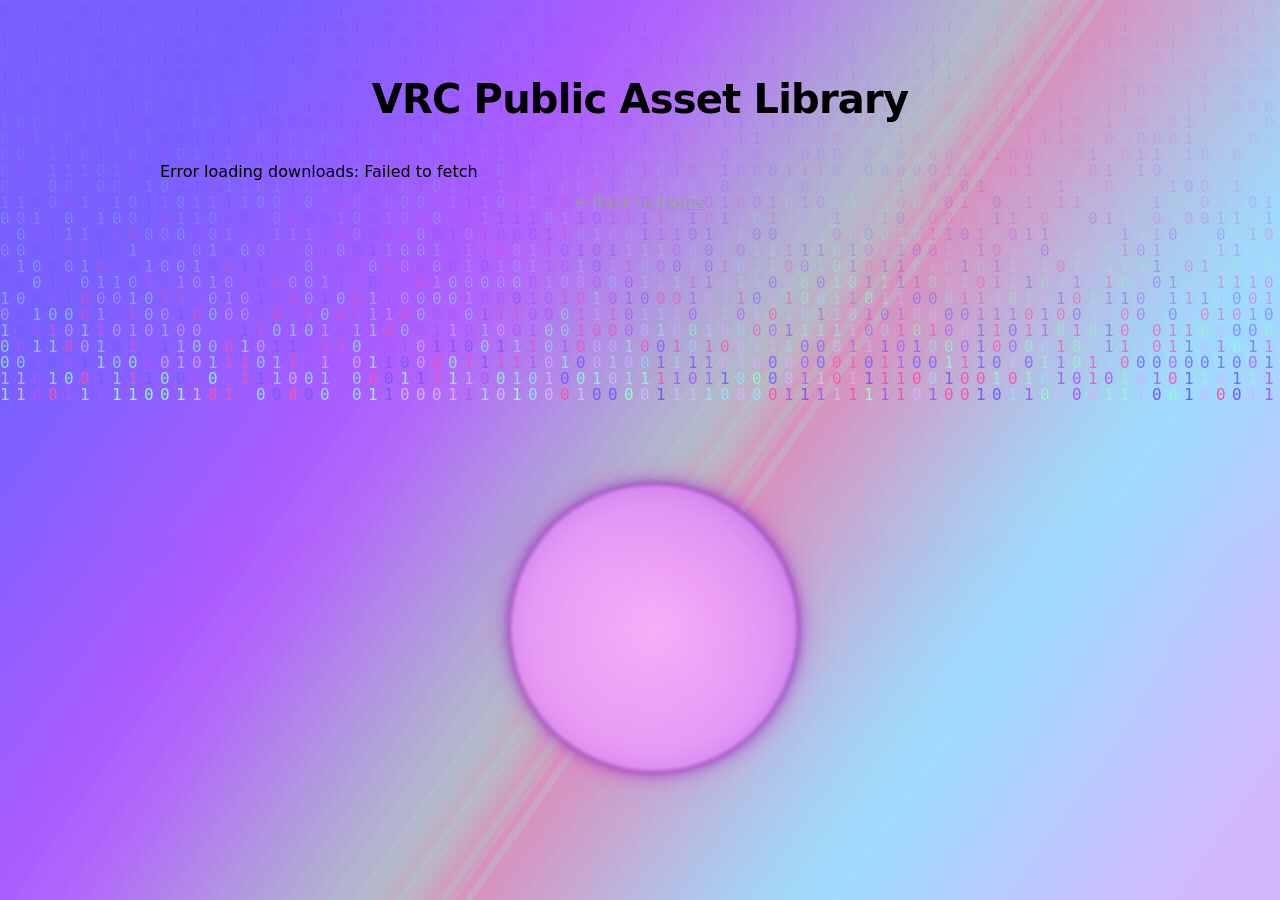
<file: downloads.html>
<!doctype html>
<html lang="en">
<head>
  <meta charset="utf-8">
  <meta name="viewport" content="width=device-width,initial-scale=1">
  <title>VRC Public Asset Library</title>
  <link rel="stylesheet" href="styles.css">
  <style>
    .downloads-root{ padding:6vh 6vw 10vh 6vw; min-height:100vh; display:flex; flex-direction:column; align-items:center; z-index:2; position:relative; }
    .downloads-list{ width:100%; max-width:960px; margin-top:28px; display:flex; flex-direction:column; gap:12px; z-index:2; position:relative; }
    .download-item{ display:flex; flex-direction:column; align-items:flex-start; border: 1px solid rgba(0,0,0,0.06); padding:12px 16px; border-radius:10px; background:rgba(255,255,255,0.03); }
    .download-title{ font-size:18px; color:var(--text); border-radius:8px; padding:6px 12px; background: var(--dl-title-bg, #f3e8ff); transition: background 0.3s; margin-bottom:2px; }
    .download-title.mint{ background: linear-gradient(90deg,#e9fff6 60%,#8DFFC7 100%); }
    .download-title.pink{ background: linear-gradient(90deg,#ffeaf6 60%,#D86C9F 100%); }
    .download-title.lilac{ background: linear-gradient(90deg,#f3e8ff 60%,#BFA1FF 100%); }
    .download-title.sky{ background: linear-gradient(90deg,#e9f7ff 60%,#4FB7E6 100%); }
    .download-meta{ font-size:0.98em; color:#444; margin-bottom:4px; margin-left:2px; }
    .download-desc{ font-size:1.04em; color:#232323; margin-bottom:8px; margin-left:2px; }
    .download-btn{ background:#232323; border:2px solid; padding:8px 12px; border-radius:8px; cursor:pointer; color:inherit; text-decoration:none; transition: background 0.3s; }
    .download-btn.mint{ border-color: rgba(141,255,199,0.9); color:#8DDFBF; }
    .download-btn.pink{ border-color: rgba(216,108,159,0.9); color:#D86C9F; }
    .download-btn.lilac{ border-color: rgba(191,161,255,0.9); color:#BFA1FF; }
    .download-btn.sky{ border-color: rgba(79,183,230,0.9); color:#4FB7E6; }
    .page-header{ margin-top:22px; font-size: clamp(28px,5vw,40px); }
    .back-link{ margin-top:12px; color:#999; text-decoration:underline; cursor:pointer; }
  </style>
</head>
<body>
  <canvas id="matrix" aria-hidden="true"></canvas>
  <div id="blobsRoot" aria-hidden="true"></div>
  <div class="downloads-root">
    <h1 class="page-header">VRC Public Asset Library</h1>
    <div id="list" class="downloads-list">Loading…</div>
    <a class="back-link" href="index.html">← Back to Home</a>
  </div>

  <script>
    // Matrix rain and blobs copied from index.html
    (function(){
      const canvas = document.getElementById('matrix');
      if(!canvas) return;
      const ctx = canvas.getContext('2d');
      function resizeCanvas(){ canvas.width = window.innerWidth; canvas.height = window.innerHeight; }
      resizeCanvas(); window.addEventListener('resize', resizeCanvas);

      const chars = '01';
      const charArray = chars.split('');
      const fontSize = 16;
      let columns = Math.floor(canvas.width / fontSize);
      let drops = Array(columns).fill(1);
      const matrixColors = ['#8DFFC7','#96DEFF','#D2B4FF','#735AFF','#AF55FF','#FF50AA'];

      function hexToRgba(hex, a){
        const h = hex.replace('#','');
        const bigint = parseInt(h,16);
        const r = (bigint>>16)&255, g=(bigint>>8)&255, b=(bigint&255);
        return `rgba(${r},${g},${b},${a})`;
      }

      function drawMatrix(){
        const phase = (Date.now() % 10000) / 10000;
        const grad = ctx.createLinearGradient(0,0,canvas.width,canvas.height);
        for(let i=0;i<matrixColors.length;i++){
          const offset = (i/(matrixColors.length-1) + phase) % 1;
          grad.addColorStop(offset, hexToRgba(matrixColors[i], 0.12));
        }
        ctx.fillStyle = grad;
        ctx.fillRect(0,0,canvas.width,canvas.height);

        ctx.font = fontSize + 'px monospace';
        for(let i=0;i<drops.length;i++){
          const text = charArray[Math.floor(Math.random()*charArray.length)];
          ctx.fillStyle = matrixColors[Math.floor(Math.random()*matrixColors.length)];
          const x = i * fontSize;
          const y = drops[i] * fontSize;
          ctx.fillText(text, x, y);
          if(y > canvas.height && Math.random()>0.975) drops[i]=0;
          drops[i]++;
        }
      }
      setInterval(drawMatrix, 45);
      window.addEventListener('resize', ()=>{
        const newCols = Math.floor(canvas.width / fontSize);
        if(newCols !== columns){ columns = newCols; drops = Array(columns).fill(1); }
      });
    })();
    (function(){
      const ROOT = document.getElementById('blobsRoot');
      const heading = document.querySelector('h1');
      const COUNT = 1;
      const blobs = [];
      const rand = (a,b)=> a + Math.random()*(b-a);
      function createBlob(sizeClass){
        const el = document.createElement('div');
        el.className = `morphing-container ${sizeClass} delay-0`;
        el.innerHTML = '<div class="blob blob-layer-3"></div><div class="blob blob-layer-2"></div><div class="blob blob-layer-1"></div>';
        ROOT.appendChild(el);
        return el;
      }
      function headingCenter(){
        const rect = heading.getBoundingClientRect();
        return { x: rect.left + rect.width/2 + window.scrollX, y: rect.top + rect.height/2 + window.scrollY };
      }
      function getAnchorYOffset(){ return Math.min(window.innerHeight * 0.22, 180); }
      for(let i=0;i<COUNT;i++){
        const sizeClass = 'main-blob';
        const el = createBlob(sizeClass);
        let w = el.offsetWidth || (sizeClass==='main-blob'? 480 : sizeClass==='small'? 340:220);
        let h = el.offsetHeight || w;
        let radius = Math.max(w,h)/2 * 0.42;
        let x,y;
        const centerX = window.innerWidth/2;
        const centerY = window.innerHeight/2;
        const anchorOffset = getAnchorYOffset();
        x = centerX;
        y = centerY + anchorOffset;
        const seed = Math.random()*10;
        const vx = rand(-0.8,0.8);
        const vy = rand(-0.8,0.8);
        const mass = radius*radius;
        const blob = { el, x, y, vx, vy, r: radius, mass, seed, sizeClass, anchor:(i===0) };
        el.style.left = x + 'px'; el.style.top = y + 'px';
        el.style.transform = 'translate(-50%,-50%) scale(1)';
        blobs.push(blob);
      }
      let last = performance.now();
      function resolveCollision(a,b){
        const dx = b.x - a.x; const dy = b.y - a.y; let dist = Math.hypot(dx,dy);
        if(dist === 0) { dist = 0.001; }
        const padding = 12;
        const minDist = a.r + b.r + padding;
        if(dist < minDist){
          const nx = dx/dist, ny = dy/dist;
          const overlap = (minDist - dist);
          const totalMass = a.mass + b.mass;
          const sepFactor = 1.4;
          a.x -= nx * overlap * sepFactor * (b.mass/totalMass);
          a.y -= ny * overlap * sepFactor * (b.mass/totalMass);
          b.x += nx * overlap * sepFactor * (a.mass/totalMass);
          b.y += ny * overlap * sepFactor * (a.mass/totalMass);
          const relVel = (b.vx - a.vx)*nx + (b.vy - a.vy)*ny;
          if(relVel < 0){
            const e = 0.35;
            const j = -(1+e)*relVel / (1/a.mass + 1/b.mass);
            a.vx -= (j * nx)/a.mass; a.vy -= (j * ny)/a.mass;
            b.vx += (j * nx)/b.mass; b.vy += (j * ny)/b.mass;
          }
        }
      }
      function tick(now){
        const dt = Math.min(0.032, (now-last)/1000); last = now;
        const centerX = window.innerWidth/2;
        const centerY = window.innerHeight/2;
        const head = { x: centerX, y: centerY + getAnchorYOffset() };
        for(let i=0;i<blobs.length;i++){
          const b = blobs[i];
          if(b.anchor){
            const kx = (head.x - b.x) * 0.08;
            const ky = (head.y - b.y) * 0.08;
            b.vx += kx * dt; b.vy += ky * dt;
          } else {
            const wander = 0.06;
            b.vx += (Math.sin(now*0.001 + b.seed) * wander) * dt;
            b.vy += (Math.cos(now*0.001 + b.seed) * wander) * dt;
          }
          b.x += b.vx * 60 * dt; b.y += b.vy * 60 * dt;
          const margin = 30;
          const minX = margin, maxX = window.innerWidth - margin;
          const minY = margin, maxY = window.innerHeight - margin;
          if(b.x < minX){ b.x = minX; b.vx *= -0.7; }
          if(b.x > maxX){ b.x = maxX; b.vx *= -0.7; }
          if(b.y < minY){ b.y = minY; b.vy *= -0.7; }
          if(b.y > maxY){ b.y = maxY; b.vy *= -0.7; }
        }
        for(let i=0;i<blobs.length;i++){
          for(let j=i+1;j<blobs.length;j++) resolveCollision(blobs[i], blobs[j]);
        }
        for(const b of blobs){
          b.vx *= 0.992; b.vy *= 0.992;
          const amp = (b.sizeClass==='tiny')? 0.14 : (b.sizeClass==='small')? 0.1 : 0.06;
          const s = 1 + amp * Math.sin((now*0.0025) + b.seed*3);
          b.el.style.left = b.x + 'px'; b.el.style.top = b.y + 'px';
          b.el.style.transform = `translate(-50%,-50%) scale(${s})`;
        }
        requestAnimationFrame(tick);
      }
      requestAnimationFrame(tick);
      window.addEventListener('resize', ()=>{
        for(const b of blobs){ b.x = Math.min(window.innerWidth-40, Math.max(40, b.x)); b.y = Math.min(window.innerHeight-40, Math.max(40, b.y)); }
      });
    })();
    (function(){
      const owner = 'DemonatorRollerCoaster';
      const repo = 'MHW2VRC';
      const branch = 'gh-pages';
      const path = 'assetDownloads';
      const listEl = document.getElementById('list');

      function makeButton(name, i){
        const btn = document.createElement('a');
        btn.className = 'download-btn ' + (['mint','pink','lilac','sky'][i % 4] || 'mint');
        const raw = `https://raw.githubusercontent.com/${owner}/${repo}/${branch}/${path}/${encodeURIComponent(name)}`;
        btn.href = raw;
        btn.setAttribute('download', name);
        btn.textContent = 'Download';
        btn.target = '_blank';
        return btn;
      }

      function renderFilesArray(names){
        const listEl = document.getElementById('list');
        if(!names || !names.length){ listEl.textContent = 'No downloads found in the assetDownloads folder.'; return; }
        listEl.innerHTML = '';
        names.sort();
        names.forEach((name, idx)=>{
          const colorClass = ['mint','pink','lilac','sky'][idx % 4] || 'mint';
          const row = document.createElement('div'); row.className = 'download-item';
          const rowTop = document.createElement('div'); rowTop.style.display = 'flex'; rowTop.style.alignItems = 'center'; rowTop.style.width = '100%';
          const title = document.createElement('div'); title.className = 'download-title ' + colorClass; title.textContent = name.replace(/(\.zip|\.unitypackage)$/i,'');
          title.style.flex = '1';
          const btn = document.createElement('a');
          btn.className = 'download-btn ' + colorClass;
          btn.href = `assetDownloads/${encodeURIComponent(name)}`;
          btn.setAttribute('download', name);
          btn.textContent = 'Download';
          rowTop.appendChild(title);
          rowTop.appendChild(btn);
          row.appendChild(rowTop);
          // Add creator and description for specific assets
          let meta, desc;
          if (name.toLowerCase().includes('pigeon')) {
            meta = 'Creator: Steve The Mitochondria';
            desc = 'Simple drag & drop Pigeon NPCs to liven up a world. Comes with a few behavior variations.';
          } else if (name.toLowerCase().includes('avatar_menu')) {
            meta = 'Creator: Steve The Mitochondria';
            desc = 'Required before importing:\n-VRCSDK3\n-Udon Sharp\nOriginal design by VoidCake: A scrolling UI menu that can store several avatars. Thanks to Varneon for helping with the UI.';
          } else if (name.toLowerCase().includes('portable-panel-for-uis-and-menus')) {
            meta = 'Creator: MyroP';
            desc = 'A script for a customizable portable panel that can be used in any VRC world. You can use it to create menus, portable video players etc.';
          } else if (name.toLowerCase().includes('emychess_0.1.2') || name.toLowerCase().includes('emychess_0.1.3')) {
            meta = 'Creator: emymin';
            desc = 'Udon Chess Prefab for VRChat';
          } else if (name.toLowerCase().includes('udonportals')) {
            meta = 'Creator: aurycat';
            desc = 'This prefab lets you create visual portals in VRChat worlds that can be looked through, walked through, fallen through, and appear as high quality as a Mirror. Even pickups can be thrown through the portals!';
          } else if (name.toLowerCase().includes('iwasync3_v3.8.0musicplayer')) {
            meta = 'Creator: Hoshino Labs';
            desc = 'A fully featured media player, with a LOT of options and a neat desktop interface. Supports playlists as well as many other nice features.';
          } else if (name.toLowerCase().includes('vrcaxethrowing-master')) {
            meta = 'Creator: mahu';
            desc = 'Axe Throwing game with multiple game modes, improved VR throwing, and physics simulation.';
          }
          if (meta && desc) {
            const metaDiv = document.createElement('div'); metaDiv.className = 'download-meta'; metaDiv.textContent = meta;
            metaDiv.style.textAlign = 'center'; metaDiv.style.fontWeight = 'bold';
            const descDiv = document.createElement('div'); descDiv.className = 'download-desc'; descDiv.textContent = desc;
            descDiv.style.textAlign = 'center'; descDiv.style.fontWeight = 'bold';
            row.appendChild(metaDiv);
            row.appendChild(descDiv);
          }
          // Add new assets
          if (name.toLowerCase().includes('vrc-animation-sync-main')) {
            const metaDiv = document.createElement('div'); metaDiv.className = 'download-meta'; metaDiv.textContent = 'Creator: Sayamame';
            metaDiv.style.textAlign = 'center'; metaDiv.style.fontWeight = 'bold';
            const descDiv = document.createElement('div'); descDiv.className = 'download-desc'; descDiv.textContent = 'A system for SDK3 with "Animation synchronization function" and "Event firing function". The included "Full" version prefab will synchronize parameters, playing states, and time for all layers in the Animator given by Inspector. This system uses UdonGraph only.';
            descDiv.style.textAlign = 'center'; descDiv.style.fontWeight = 'bold';
            row.appendChild(metaDiv);
            row.appendChild(descDiv);
          }
          if (name.toLowerCase().includes('udonsnake_by_paci')) {
            const metaDiv = document.createElement('div'); metaDiv.className = 'download-meta'; metaDiv.textContent = 'Creator: Paci Stardust';
            metaDiv.style.textAlign = 'center'; metaDiv.style.fontWeight = 'bold';
            const descDiv = document.createElement('div'); descDiv.className = 'download-desc'; descDiv.textContent = 'Udon Snake is a U# based Snake port for VRChat!\n\nEverything is customizable without needing any Udon or U# knowledge!\n\nFeatures:\n-Customizable Size options\n-Color Options\n-Custom Tile support\n-Obstacles and Maps\n\nFile comes with the versions shown in the pictures. If you make a better UI for this please let me know, I would add it to the package with credits.\n\nNotice:\nPlease read the README if you have issues\n\nLicense:\nhttps://creativecommons.org/licenses/by-sa/4.0/';
            descDiv.style.textAlign = 'center'; descDiv.style.fontWeight = 'bold';
            row.appendChild(metaDiv);
            row.appendChild(descDiv);
          }
          if (name.toLowerCase().includes('simpleudonelevator-main')) {
            const metaDiv = document.createElement('div'); metaDiv.className = 'download-meta'; metaDiv.textContent = 'Creator: Lilithe Lotor';
            metaDiv.style.textAlign = 'center'; metaDiv.style.fontWeight = 'bold';
            const descDiv = document.createElement('div'); descDiv.className = 'download-desc'; descDiv.textContent = 'A simple elevator platform compatible with Udon Object Sync which maintains network synchronization while the platform is moving.';
            descDiv.style.textAlign = 'center'; descDiv.style.fontWeight = 'bold';
            row.appendChild(metaDiv);
            row.appendChild(descDiv);
          }
          if (name.toLowerCase().includes('crazy8ballv1.2full')) {
            const metaDiv = document.createElement('div'); metaDiv.className = 'download-meta'; metaDiv.textContent = 'Creator: Dyslex1k & Crazium';
            metaDiv.style.textAlign = 'center'; metaDiv.style.fontWeight = 'bold';
            const descDiv = document.createElement('div'); descDiv.className = 'download-desc'; descDiv.textContent = 'A Magic 8 Ball prefab designed to give a random answer to any question you ask it!\nTo setup: Just drag the "Crazy 8 Ball Full" prefab anywhere in your scene, and in-game just grab the Crazy 8 Ball, ask it a yes or no question, shake it, and it will give you an answer!\nAnswers are synced with all players, so everyone will see the same response.';
            descDiv.style.textAlign = 'center'; descDiv.style.fontWeight = 'bold';
            row.appendChild(metaDiv);
            row.appendChild(descDiv);
          }
          if (name.toLowerCase().includes('udon_wordle_by_paci')) {
            const metaDiv = document.createElement('div'); metaDiv.className = 'download-meta'; metaDiv.textContent = 'Creator: Paci Stardust';
            metaDiv.style.textAlign = 'center'; metaDiv.style.fontWeight = 'bold';
            const descDiv = document.createElement('div'); descDiv.className = 'download-desc'; descDiv.textContent = 'Udon Wordle is a U# based Wordle port for VRChat!\n\nEverything is customizable without needing any Udon or U# knowledge!\n\nFeatures:\n-Customizable Size options\n-Color Options\n-Custom Wordlist support\n\nFile comes with the versions shown in the pictures. If you make a better UI for this please let me know, I would add it to the package with credits.\n\nNotice:\nPlease read the README if you have issues\n\nLicense:\nhttps://creativecommons.org/licenses/by-sa/4.0/';
            descDiv.style.textAlign = 'center'; descDiv.style.fontWeight = 'bold';
            row.appendChild(metaDiv);
            row.appendChild(descDiv);
          }
          if (name.toLowerCase().includes('udon_minesweeper_by_paci_v1.2')) {
            const metaDiv = document.createElement('div'); metaDiv.className = 'download-meta'; metaDiv.textContent = 'Creator: Paci Stardust';
            metaDiv.style.textAlign = 'center'; metaDiv.style.fontWeight = 'bold';
            const descDiv = document.createElement('div'); descDiv.className = 'download-desc'; descDiv.textContent = 'Udon Minesweeper is a U# based Minesweeper port for VRChat!\n\nEverything is customizable without needing any Udon or U# knowledge!\n\nFeatures:\n-Customizable Size options\n-Three Game modes (Regular, Custom, Tower)\n-Overrides for textures\n-Custom difficulty settings\n\nFile comes with the version shown in the pictures. If you make a better UI for this please let me know, I would add it to the package with credits.\n\nChangelog:\nv1.2: Added another design\nv1.1: Fixed an issue making it unable to be used in newer U# versions\n\nLicense:\nhttps://creativecommons.org/licenses/by-sa/4.0/';
            descDiv.style.textAlign = 'center'; descDiv.style.fontWeight = 'bold';
            row.appendChild(metaDiv);
            row.appendChild(descDiv);
          }
          if (name.toLowerCase().includes('pacirandomaudio1.2')) {
            const metaDiv = document.createElement('div'); metaDiv.className = 'download-meta'; metaDiv.textContent = 'Creator: Paci Stardust';
            metaDiv.style.textAlign = 'center'; metaDiv.style.fontWeight = 'bold';
            const descDiv = document.createElement('div'); descDiv.className = 'download-desc'; descDiv.textContent = 'Random Audio Player is a U# Prefab for playing random audio in your map, synced or local!\n\nEverything is customizable without needing any Udon or U# knowledge but with U# you can do some extra things!\n\nFeatures:\n- Synced and Unsynced Versions\n- Ability to play random audio on buttonpress\n- Set to play random audio every x to y seconds\n- Individual chance and pitch settings for each clip\n- An API to do even more with the prefab\n\nThis tool can be used to just make buttons to play random sounds and also for ambience systems in maps.\n\nNotice:\nPlease read the README if you have issues\n\nUpdate 1.1:\n- Fixed an issue with the synced version of ForcePlay\n- Added RandomAudioButton prefabs\n\nUpdate 1.2:\n- Fixed audio clip duration not being respected\n- Fixed crash caused by missing weights\n\nLicense:\nhttps://creativecommons.org/licenses/by-sa/4.0/';
            descDiv.style.textAlign = 'center'; descDiv.style.fontWeight = 'bold';
            row.appendChild(metaDiv);
            row.appendChild(descDiv);
          }
          if (name.toLowerCase().includes('okdrawingprefab_v1')) {
            const metaDiv = document.createElement('div'); metaDiv.className = 'download-meta'; metaDiv.textContent = 'Creator: Kenoli';
            metaDiv.style.textAlign = 'center'; metaDiv.style.fontWeight = 'bold';
            const descDiv = document.createElement('div'); descDiv.className = 'download-desc'; descDiv.textContent = 'Configurable brushes, color blending, resizable canvas, layers, image sync, owner lock.';
            descDiv.style.textAlign = 'center'; descDiv.style.fontWeight = 'bold';
            row.appendChild(metaDiv);
            row.appendChild(descDiv);
          }
          if (name.toLowerCase().includes('player_count_toggle')) {
            const metaDiv = document.createElement('div'); metaDiv.className = 'download-meta'; metaDiv.textContent = 'Creator: v';
            metaDiv.style.textAlign = 'center'; metaDiv.style.fontWeight = 'bold';
            const descDiv = document.createElement('div'); descDiv.className = 'download-desc'; descDiv.textContent = 'Turns on and off game objects based on the number of players in the instance.\n\nPrefab comes with demo GameObjects.';
            descDiv.style.textAlign = 'center'; descDiv.style.fontWeight = 'bold';
            row.appendChild(metaDiv);
            row.appendChild(descDiv);
          }
          if (name.toLowerCase().includes('neverhaveiever_v.1')) {
            const metaDiv = document.createElement('div'); metaDiv.className = 'download-meta'; metaDiv.textContent = 'Creator: Fionna';
            metaDiv.style.textAlign = 'center'; metaDiv.style.fontWeight = 'bold';
            const descDiv = document.createElement('div'); descDiv.className = 'download-desc'; descDiv.textContent = 'It comes with a microphone, automatic scoreboard, and light-up floor panels. The microphone start panel can be customized with question suggestions.';
            descDiv.style.textAlign = 'center'; descDiv.style.fontWeight = 'bold';
            row.appendChild(metaDiv);
            row.appendChild(descDiv);
          }
          if (name.toLowerCase().includes('beerpong_v.1.1')) {
            const metaDiv = document.createElement('div'); metaDiv.className = 'download-meta'; metaDiv.textContent = 'Creator: Fionna';
            metaDiv.style.textAlign = 'center'; metaDiv.style.fontWeight = 'bold';
            const descDiv = document.createElement('div'); descDiv.className = 'download-desc'; descDiv.textContent = 'This prefab is built to official beer pong competition dimensions!';
            descDiv.style.textAlign = 'center'; descDiv.style.fontWeight = 'bold';
            row.appendChild(metaDiv);
            row.appendChild(descDiv);
          }
          if (name.toLowerCase().includes('udon-record-player-main')) {
            const metaDiv = document.createElement('div'); metaDiv.className = 'download-meta'; metaDiv.textContent = 'Creator: Vard & Temmie Dola';
            metaDiv.style.textAlign = 'center'; metaDiv.style.fontWeight = 'bold';
            const descDiv = document.createElement('div'); descDiv.className = 'download-desc'; descDiv.textContent = 'An interactive vinyl record player for vrchat';
            descDiv.style.textAlign = 'center'; descDiv.style.fontWeight = 'bold';
            row.appendChild(metaDiv);
            row.appendChild(descDiv);
          }
          if (name.toLowerCase().includes('skee-ball.v1.4.3.unitypackage')) {
            const metaDiv = document.createElement('div'); metaDiv.className = 'download-meta'; metaDiv.textContent = 'Creator: Pyralix';
            metaDiv.style.textAlign = 'center'; metaDiv.style.fontWeight = 'bold';
            const descDiv = document.createElement('div'); descDiv.className = 'download-desc'; descDiv.textContent = 'A functional, accessible, and networked Skee-ball machine with a high score tracker, ball counter, score counter, reset button, and a ball booster if you need a little help on the ramp!';
            descDiv.style.textAlign = 'center'; descDiv.style.fontWeight = 'bold';
            row.appendChild(metaDiv);
            row.appendChild(descDiv);
          }
          if (name.toLowerCase().includes('deck_of_cards_1.5.2')) {
            const metaDiv = document.createElement('div'); metaDiv.className = 'download-meta'; metaDiv.textContent = 'Creator: Vowgan';
            metaDiv.style.textAlign = 'center'; metaDiv.style.fontWeight = 'bold';
            const descDiv = document.createElement('div'); descDiv.className = 'download-desc'; descDiv.textContent = 'Here is a deck of cards that you can use in your world! Place it down and you\'re ready to go. You can even add a "Reset" button that lets you reset the entire deck back to normal.';
            descDiv.style.textAlign = 'center'; descDiv.style.fontWeight = 'bold';
            row.appendChild(metaDiv);
            row.appendChild(descDiv);
          }
          if (name.toLowerCase().includes('thry_udonpackage_2025.2.0')) {
            const metaDiv = document.createElement('div'); metaDiv.className = 'download-meta'; metaDiv.textContent = 'Creator: Thryrallo';
            metaDiv.style.textAlign = 'center'; metaDiv.style.fontWeight = 'bold';
            const descDiv = document.createElement('div'); descDiv.className = 'download-desc'; descDiv.textContent = 'Beer Pong with better ball and cup sync, different modes, multiple players and more';
            descDiv.style.textAlign = 'center'; descDiv.style.fontWeight = 'bold';
            row.appendChild(metaDiv);
            row.appendChild(descDiv);
          }
          if (name.toLowerCase().includes('fionna_cyantrigger_spinthebottle.v1.0')) {
            const metaDiv = document.createElement('div'); metaDiv.className = 'download-meta'; metaDiv.textContent = 'Creator: Fionna';
            metaDiv.style.textAlign = 'center'; metaDiv.style.fontWeight = 'bold';
            const descDiv = document.createElement('div'); descDiv.className = 'download-desc'; descDiv.textContent = 'This is a "Spin The Bottle" prefab using CyanTrigger. You can drop this prefab directly into your SDK3 world for VRChat. The YouTube tutorial demonstrates how to build this from scratch.';
            descDiv.style.textAlign = 'center'; descDiv.style.fontWeight = 'bold';
            row.appendChild(metaDiv);
            row.appendChild(descDiv);
          }
          if (name.toLowerCase().includes('candle_v2')) {
            const metaDiv = document.createElement('div'); metaDiv.className = 'download-meta'; metaDiv.textContent = 'Creator: Clearly';
            metaDiv.style.textAlign = 'center'; metaDiv.style.fontWeight = 'bold';
            const descDiv = document.createElement('div'); descDiv.className = 'download-desc'; descDiv.textContent = 'Candle is a tablet for reading books in virtual reality. It looks and feels like a real Kindle. Easy to publish books on and easy for people to read from. No coding experience required!';
            descDiv.style.textAlign = 'center'; descDiv.style.fontWeight = 'bold';
            row.appendChild(metaDiv);
            row.appendChild(descDiv);
          }
          if (name.toLowerCase().includes('protv_v2.3.01') || name.toLowerCase().includes('protv_v2.3.15') || name.toLowerCase().includes('protv_v3.0_beta')) {
            const metaDiv = document.createElement('div'); metaDiv.className = 'download-meta'; metaDiv.textContent = 'Creator: ArchiTechAnon';
            metaDiv.style.textAlign = 'center'; metaDiv.style.fontWeight = 'bold';
            const descDiv = document.createElement('div'); descDiv.className = 'download-desc'; descDiv.textContent = 'A ready-made, full featured Multi-VideoPlayer management asset. Supports customizable plugins such as MediaControls, Playlists, Queues, 360 Skybox Video, VoteSkip, and AudioLink integration. Runs great with livestreams like VRCDN and on Quest.';
            descDiv.style.textAlign = 'center'; descDiv.style.fontWeight = 'bold';
            row.appendChild(metaDiv);
            row.appendChild(descDiv);
          }
          if (name.toLowerCase().includes('findyourfriends_v2.0.1')) {
            const metaDiv = document.createElement('div'); metaDiv.className = 'download-meta'; metaDiv.textContent = 'Creator: Joker is punk';
            metaDiv.style.textAlign = 'center'; metaDiv.style.fontWeight = 'bold';
            const descDiv = document.createElement('div'); descDiv.className = 'download-desc'; descDiv.textContent = 'A UI panel that lets players scroll through the list of connected players and teleport to them. There\'s also a "Hide me" option.';
            descDiv.style.textAlign = 'center'; descDiv.style.fontWeight = 'bold';
            row.appendChild(metaDiv);
            row.appendChild(descDiv);
          }
          if (name.toLowerCase().includes('easybuttons-main')) {
            const metaDiv = document.createElement('div'); metaDiv.className = 'download-meta'; metaDiv.textContent = 'Creator: BananaBread';
            metaDiv.style.textAlign = 'center'; metaDiv.style.fontWeight = 'bold';
            const descDiv = document.createElement('div'); descDiv.className = 'download-desc'; descDiv.textContent = 'Easy Buttons is a prefab, that is made for people who aren\'t familiar with coding.';
            descDiv.style.textAlign = 'center'; descDiv.style.fontWeight = 'bold';
            row.appendChild(metaDiv);
            row.appendChild(descDiv);
          }
          if (name.toLowerCase().includes('musicplayer')) {
            const metaDiv = document.createElement('div'); metaDiv.className = 'download-meta'; metaDiv.textContent = 'Creator: _pi_';
            metaDiv.style.textAlign = 'center'; metaDiv.style.fontWeight = 'bold';
            const descDiv = document.createElement('div'); descDiv.className = 'download-desc'; descDiv.textContent = 'Music player based on URLs with full sync (everyone hears the same song at the same time), auto-shuffle and song preloading.';
            descDiv.style.textAlign = 'center'; descDiv.style.fontWeight = 'bold';
            row.appendChild(metaDiv);
            row.appendChild(descDiv);
          }
          if (name.toLowerCase().includes('playerlist')) {
            const metaDiv = document.createElement('div'); metaDiv.className = 'download-meta'; metaDiv.textContent = 'Creator: _pi_';
            metaDiv.style.textAlign = 'center'; metaDiv.style.fontWeight = 'bold';
            const descDiv = document.createElement('div'); descDiv.className = 'download-desc'; descDiv.textContent = 'A synced player list that displays each player\'s local time and how long they\'ve been in the instance. Full late-joiner support.';
            descDiv.style.textAlign = 'center'; descDiv.style.fontWeight = 'bold';
            row.appendChild(metaDiv);
            row.appendChild(descDiv);
          }
          if (name.toLowerCase().includes('dailyjapanesevrc')) {
            const metaDiv = document.createElement('div'); metaDiv.className = 'download-meta'; metaDiv.textContent = 'Creator: YukimuraKyoko';
            metaDiv.style.textAlign = 'center'; metaDiv.style.fontWeight = 'bold';
            const descDiv = document.createElement('div'); descDiv.className = 'download-desc'; descDiv.textContent = 'The prefab can switch and toggle between: Hiragana, Katakana, Kanji (All N levels), Grammar (All N levels), and Vocabulary (All N levels)';
            descDiv.style.textAlign = 'center'; descDiv.style.fontWeight = 'bold';
            row.appendChild(metaDiv);
            row.appendChild(descDiv);
          }
          if (name.toLowerCase().includes('vrcbce.1.6.0_b3')) {
            const metaDiv = document.createElement('div'); metaDiv.className = 'download-meta'; metaDiv.textContent = 'Creator: Hannah "FairlySadPanda" Dawson';
            metaDiv.style.textAlign = 'center'; metaDiv.style.fontWeight = 'bold';
            const descDiv = document.createElement('div'); descDiv.className = 'download-desc'; descDiv.textContent = 'VRCBilliards: Community Edition, A gigantic overhaul of the original 8Ball prefab. 4 types of pool for 1-4 players!';
            descDiv.style.textAlign = 'center'; descDiv.style.fontWeight = 'bold';
            row.appendChild(metaDiv);
            row.appendChild(descDiv);
          }
          if (name.toLowerCase().includes('kb_rpg_system_12.4.21')) {
            const metaDiv = document.createElement('div'); metaDiv.className = 'download-meta'; metaDiv.textContent = 'Creator: Dorktoast';
            metaDiv.style.textAlign = 'center'; metaDiv.style.fontWeight = 'bold';
            const descDiv = document.createElement('div'); descDiv.className = 'download-desc'; descDiv.textContent = 'This integration based on Cyan\'s player object pool adds an integrated world menu, character labels, and dice rollers/randomizers for playing tabletop RPGs and LARPs inside VRChat. Includes a storyteller panel that gives game-runners utilities like teleporting and worldwide announcements.';
            descDiv.style.textAlign = 'center'; descDiv.style.fontWeight = 'bold';
            row.appendChild(metaDiv);
            row.appendChild(descDiv);
          }
          listEl.appendChild(row);
        });
      }

      function fetchFromGitHub(){
        return fetch(`https://api.github.com/repos/${owner}/${repo}/contents/${path}?ref=${branch}`)
          .then(r=>{
            if(!r.ok) throw new Error('Unable to list files from GitHub');
            return r.json();
          })
          .then(items=>{
            const files = items.filter(i=> i.type === 'file' && (i.name.toLowerCase().endsWith('.zip') || i.name.toLowerCase().endsWith('.unitypackage')) ).map(i=>i.name);
            if(!files.length) { listEl.textContent = 'No downloads found in the assetDownloads folder.'; return; }
            renderFilesArray(files);
          });
      }

      // If running locally (dev server), try local API first. On GitHub Pages the /api endpoint returns HTML, so skip trying it there.
      const host = window.location.hostname;
      const isLocal = host === '127.0.0.1' || host === 'localhost';
      if(isLocal){
        fetch('/api/downloads')
          .then(r => {
            const ct = r.headers.get('content-type') || '';
            if(!ct.includes('application/json')){
              // not JSON (likely 404 HTML from static host) — fallback to GitHub
              return fetchFromGitHub();
            }
            return r.json().then(data => {
              if(data.files && data.files.length){ renderFilesArray(data.files); }
              else { return fetchFromGitHub(); }
            });
          })
          .catch(err=>{
            // if local API failed, fallback to GitHub
            fetchFromGitHub().catch(e=> { listEl.textContent = 'Error loading downloads: ' + e.message; });
          });
      } else {
        // live site: use GitHub API directly
        fetchFromGitHub().catch(e=> { listEl.textContent = 'Error loading downloads: ' + e.message; });
      }
    })();
  </script>
</body>
</html>
</file>
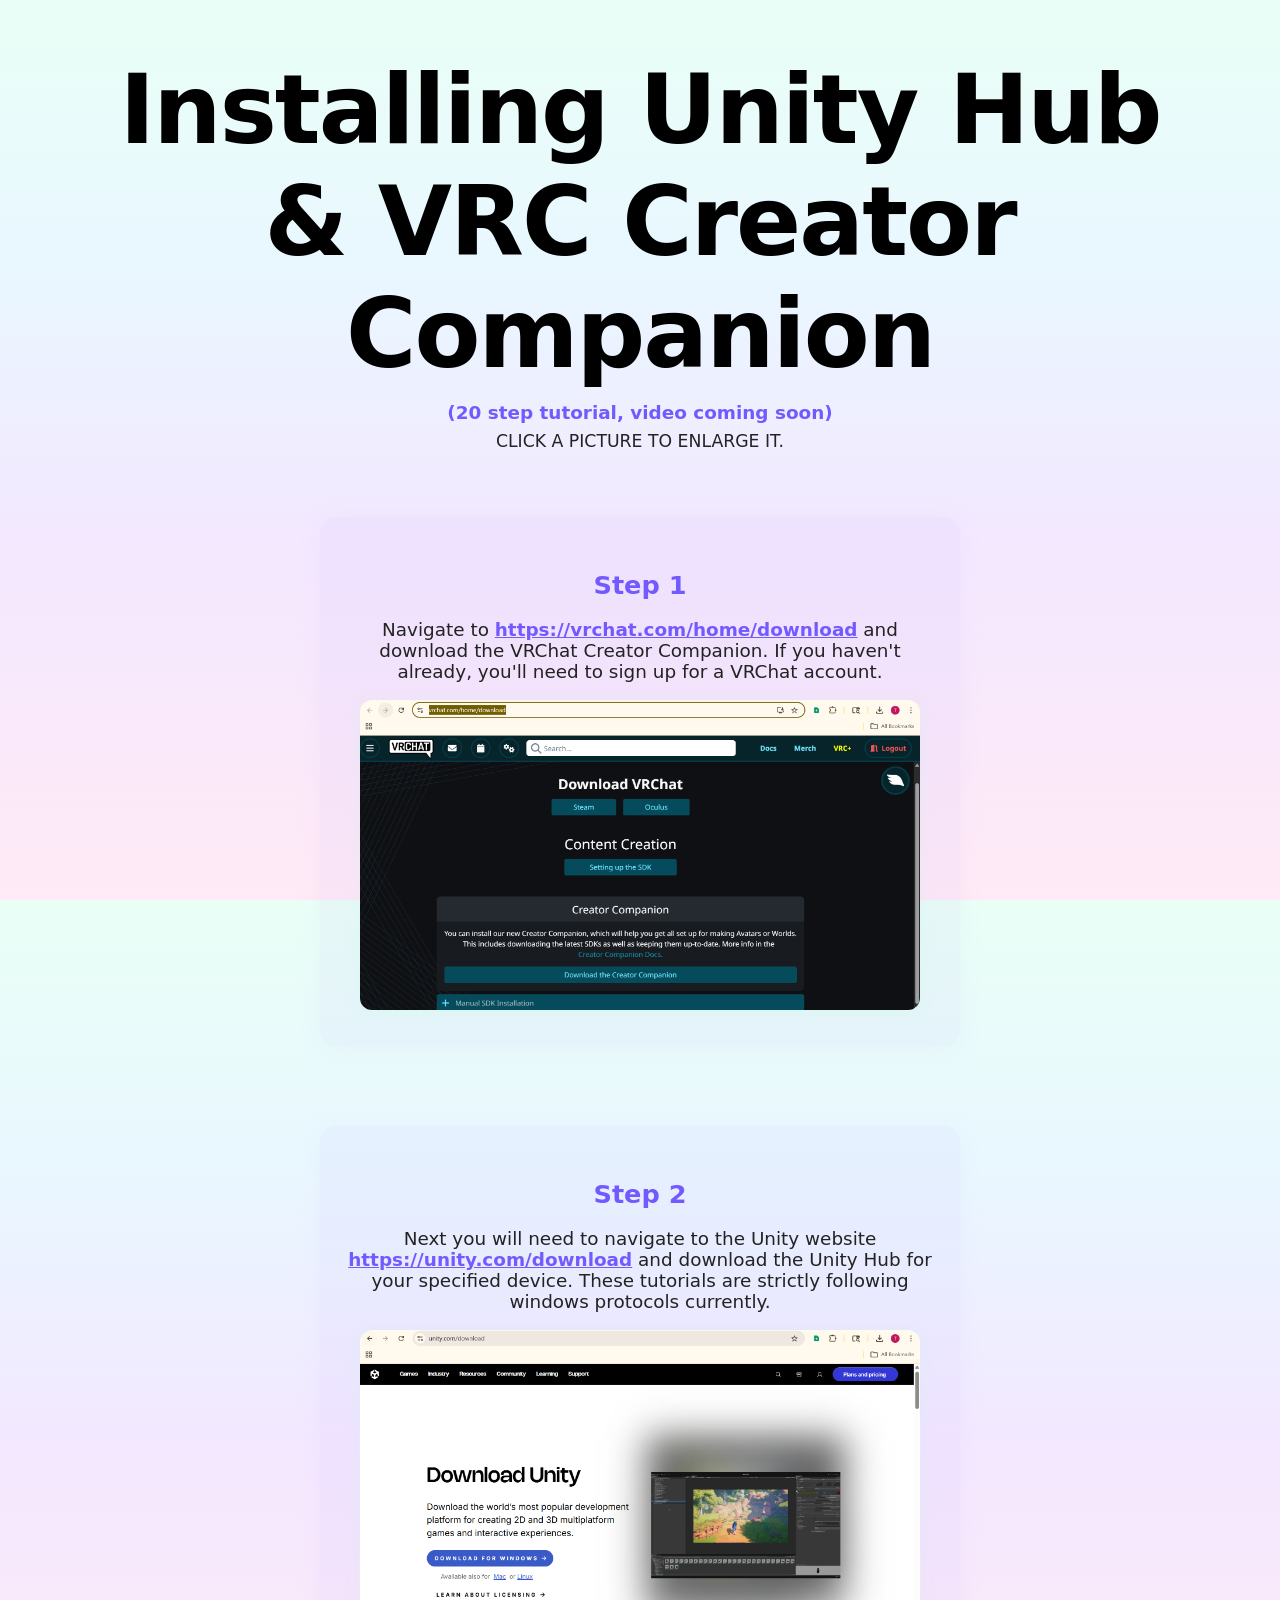
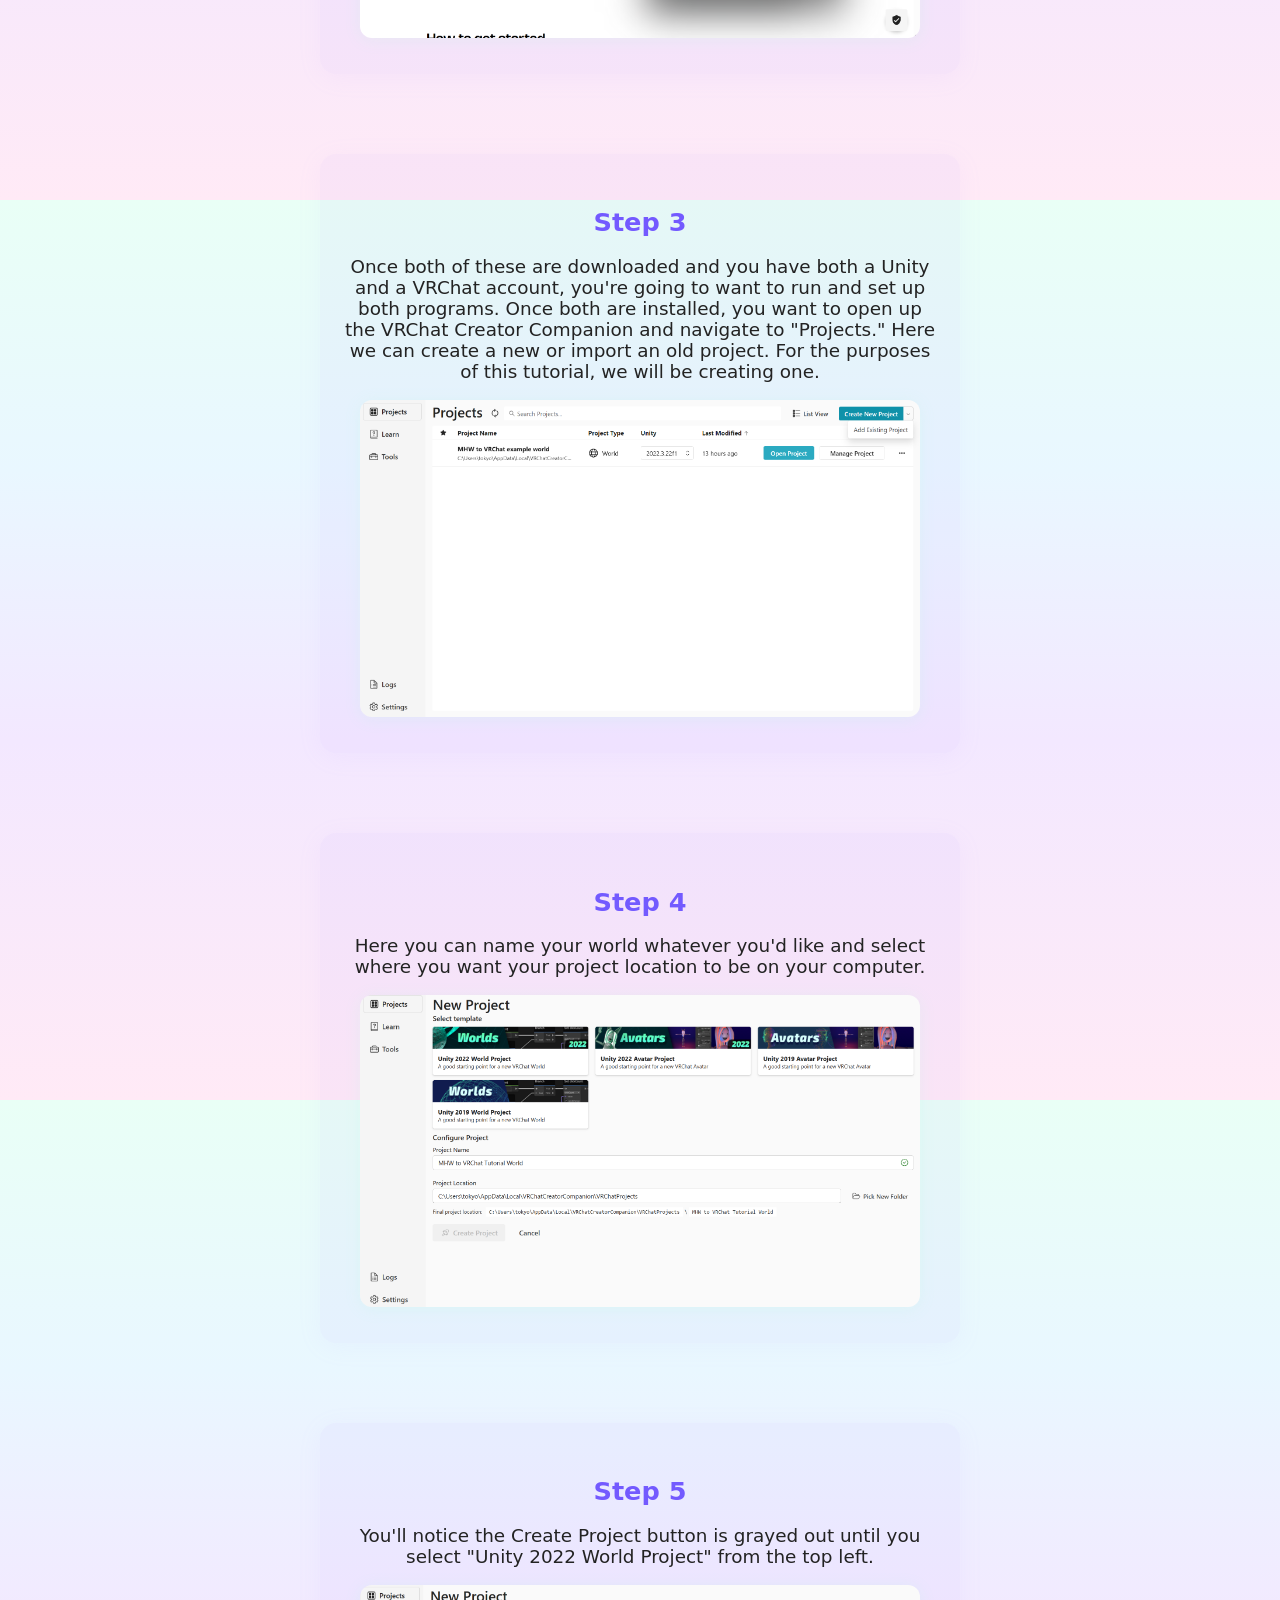
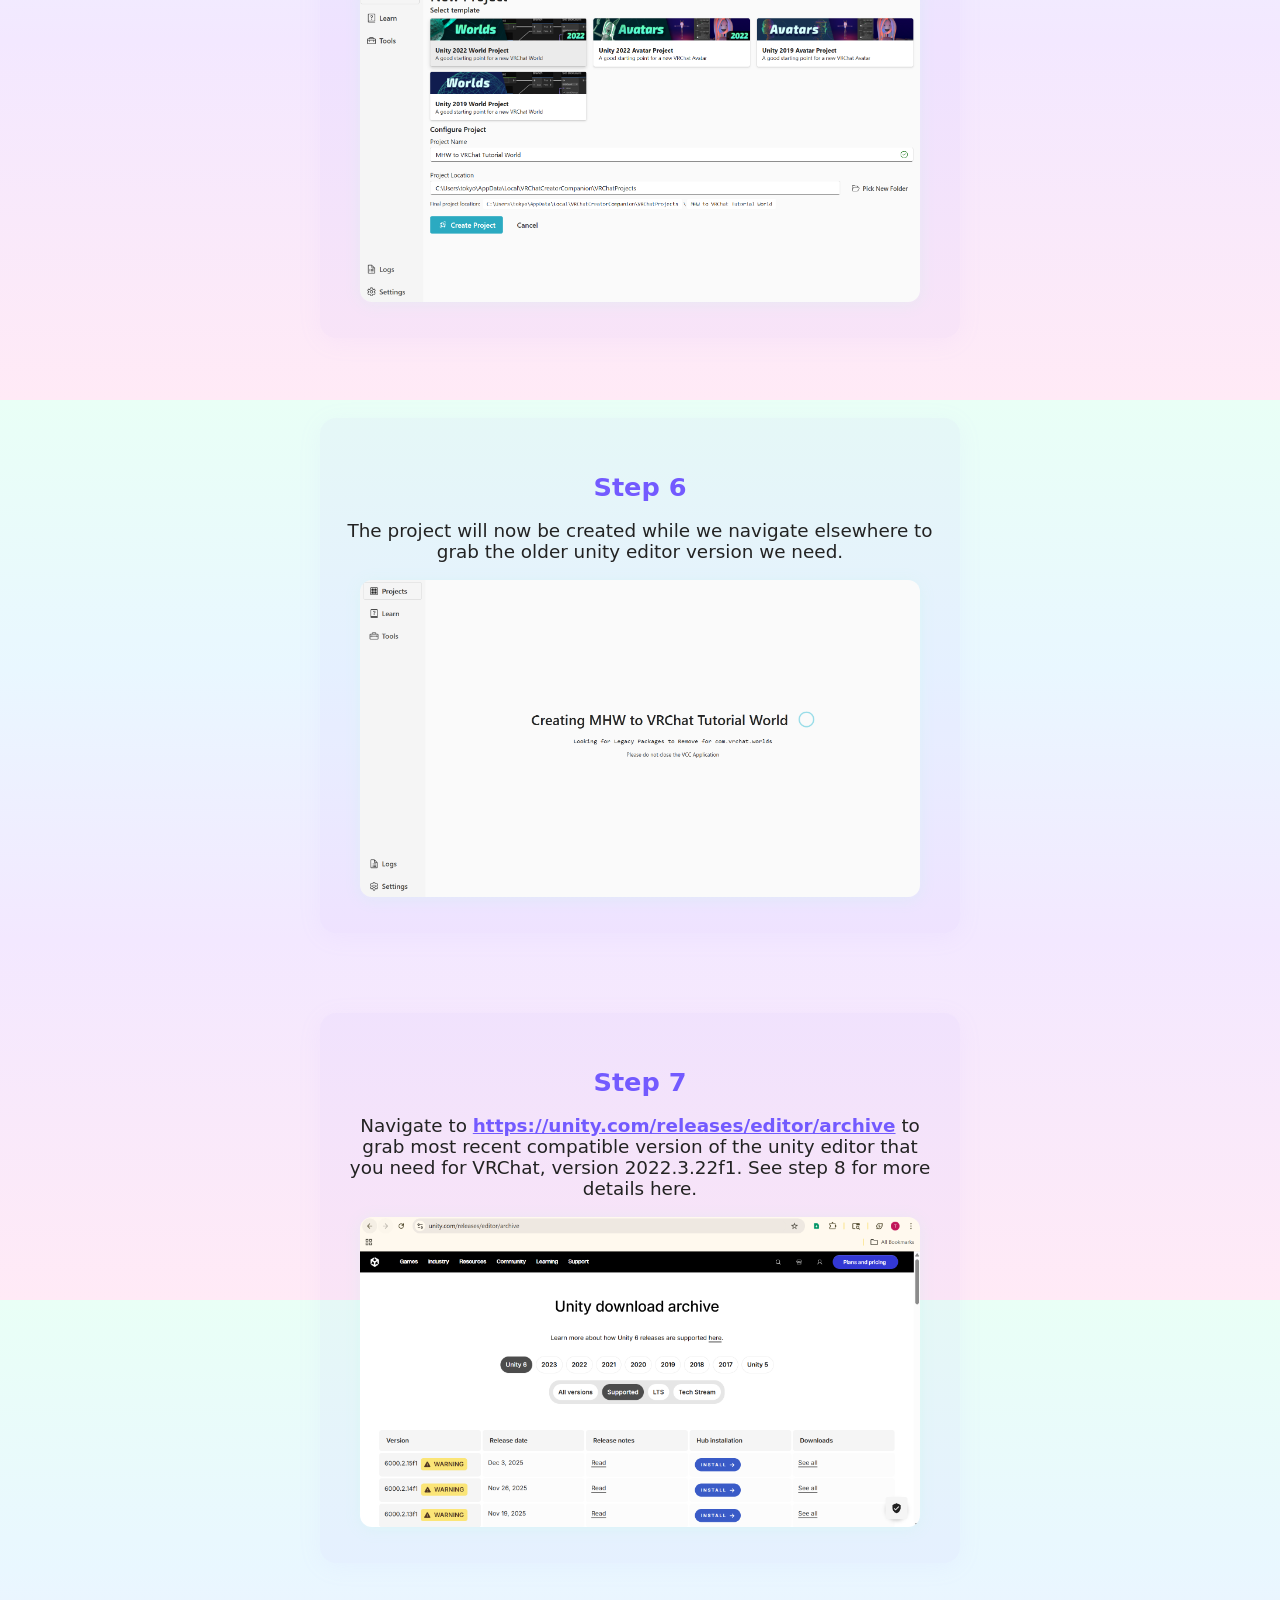
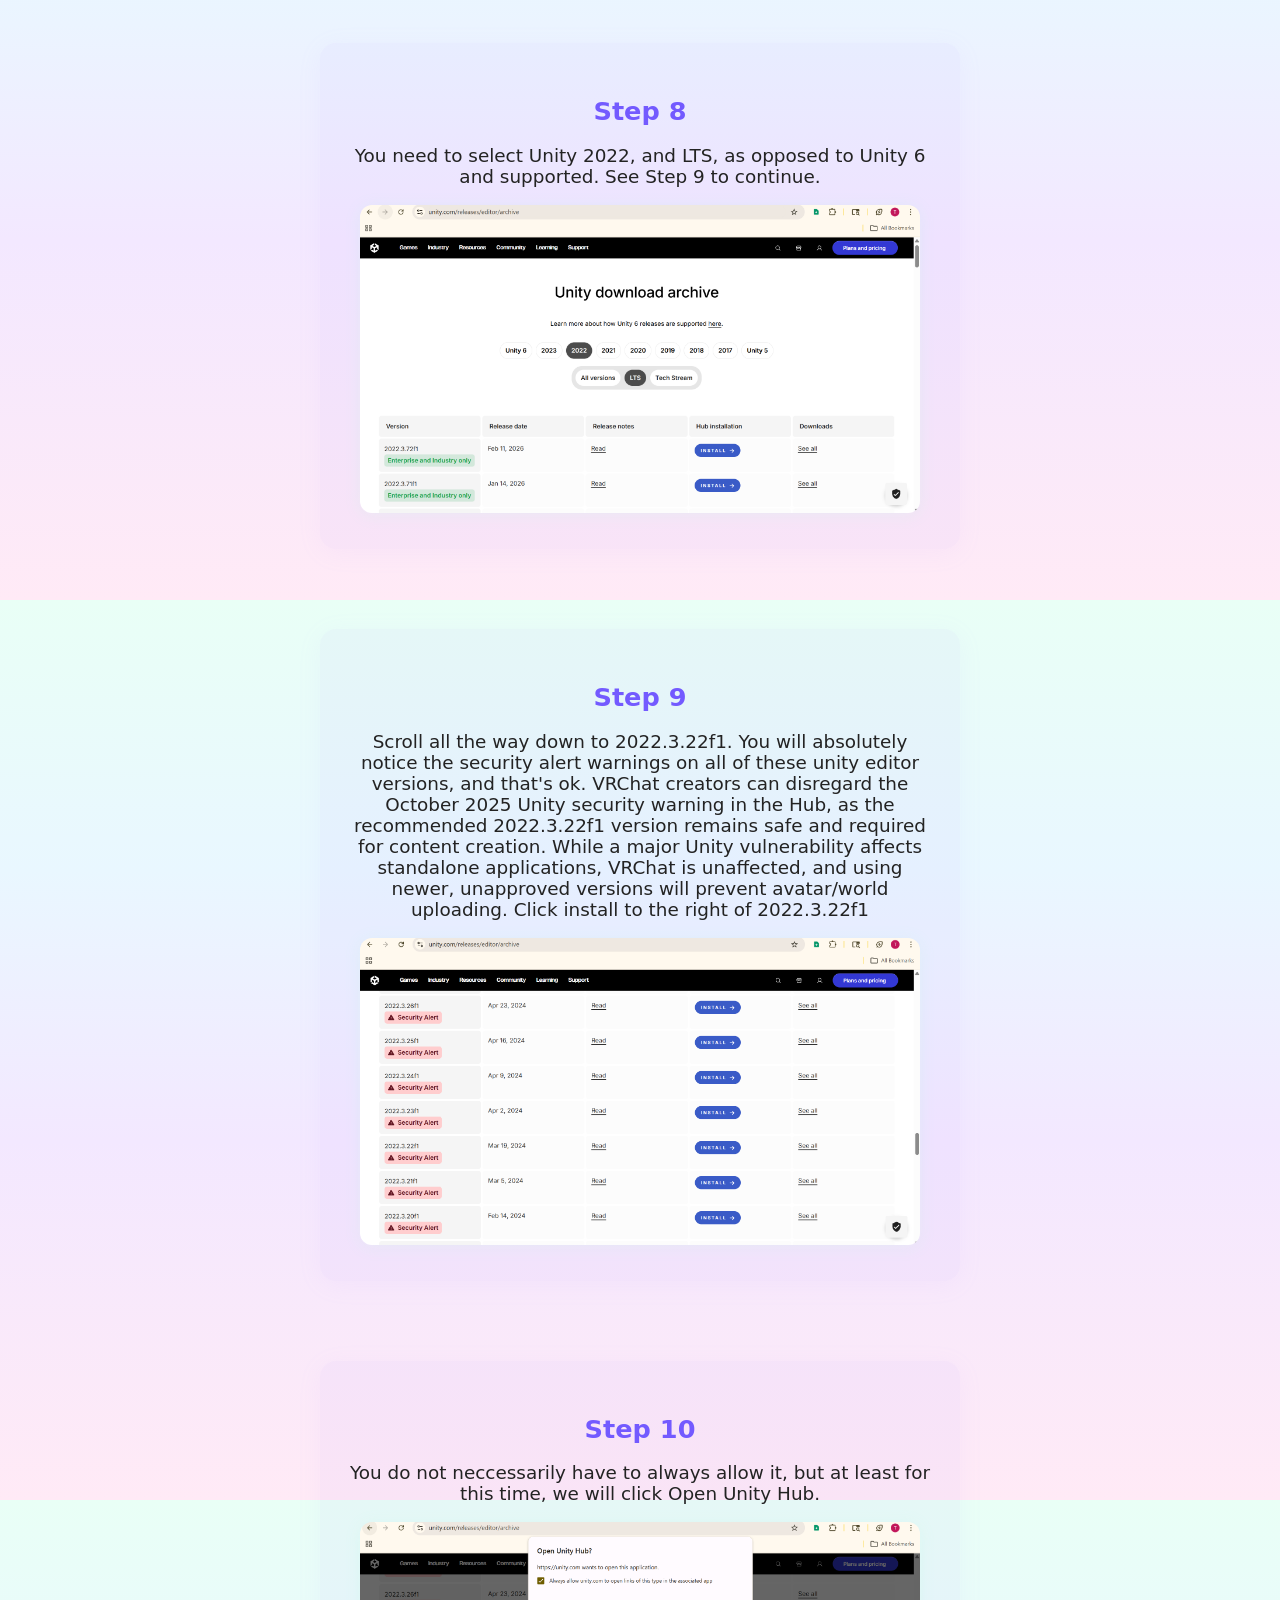
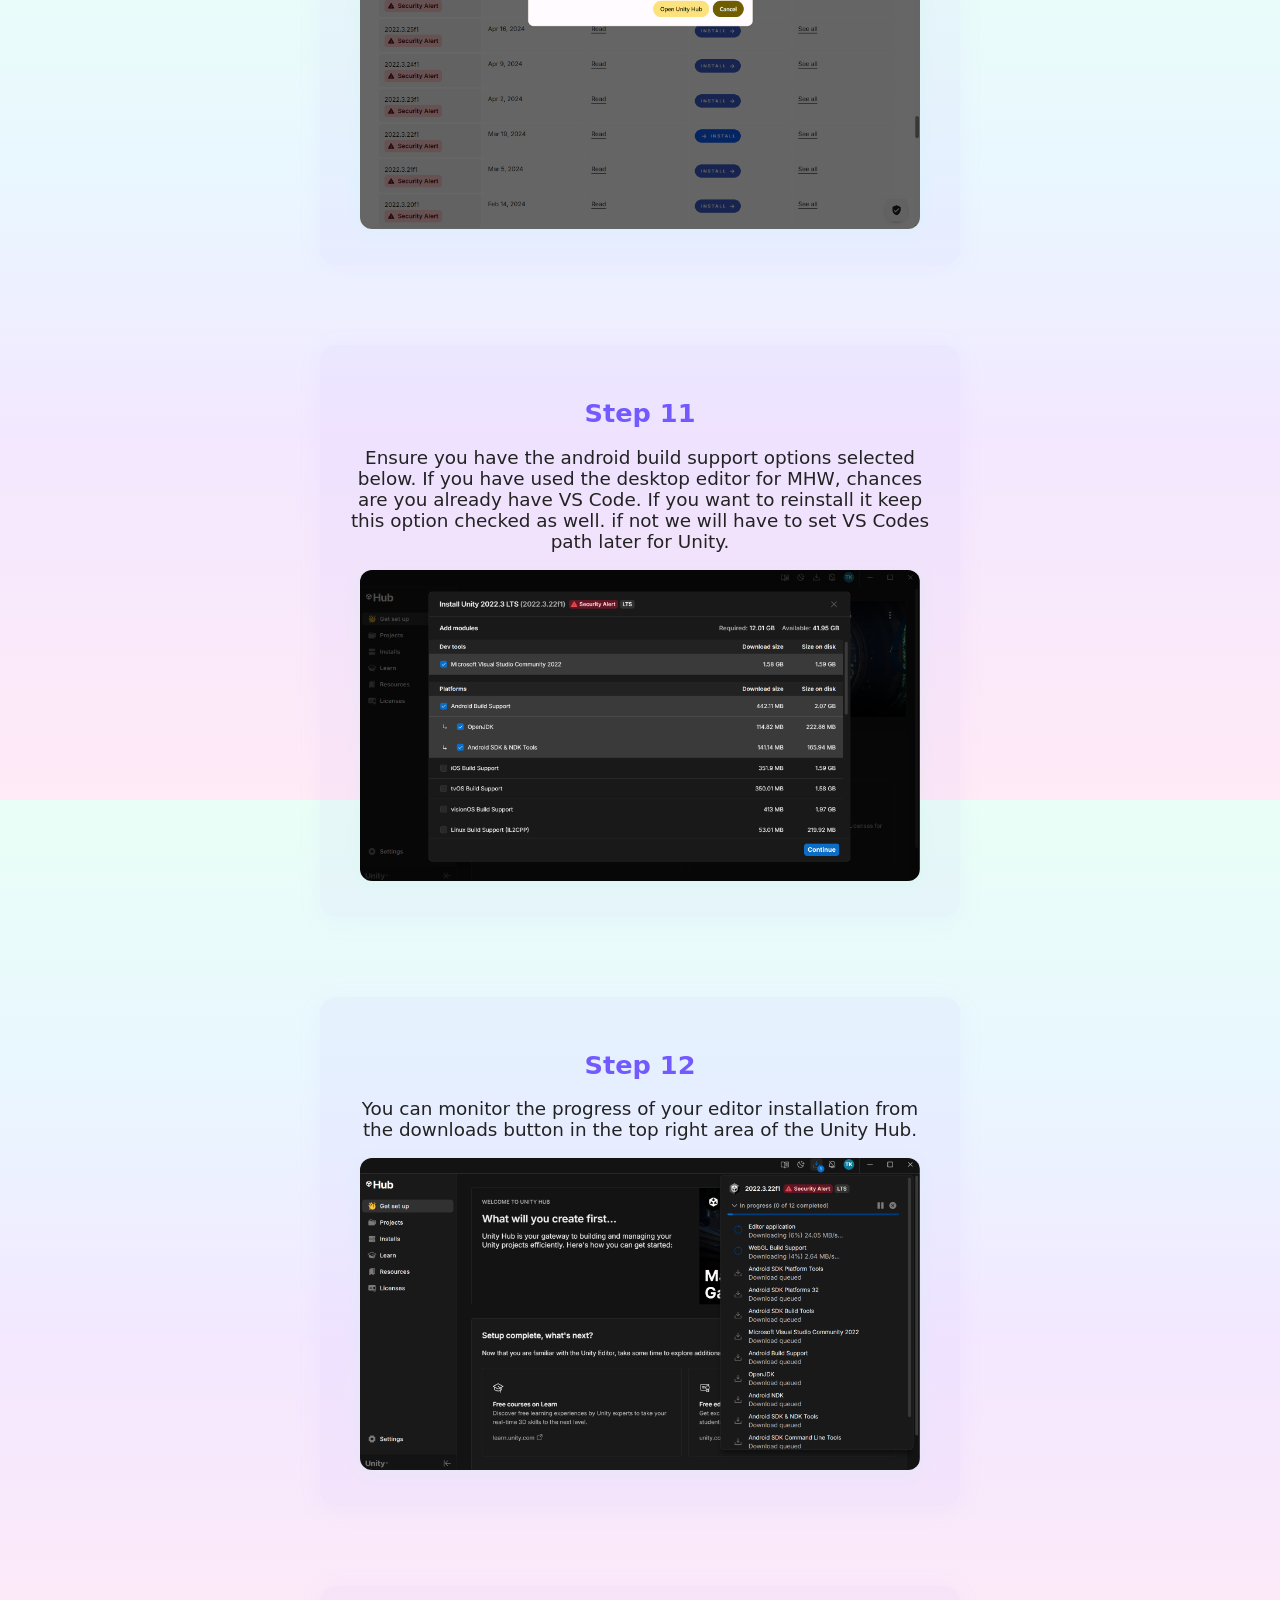
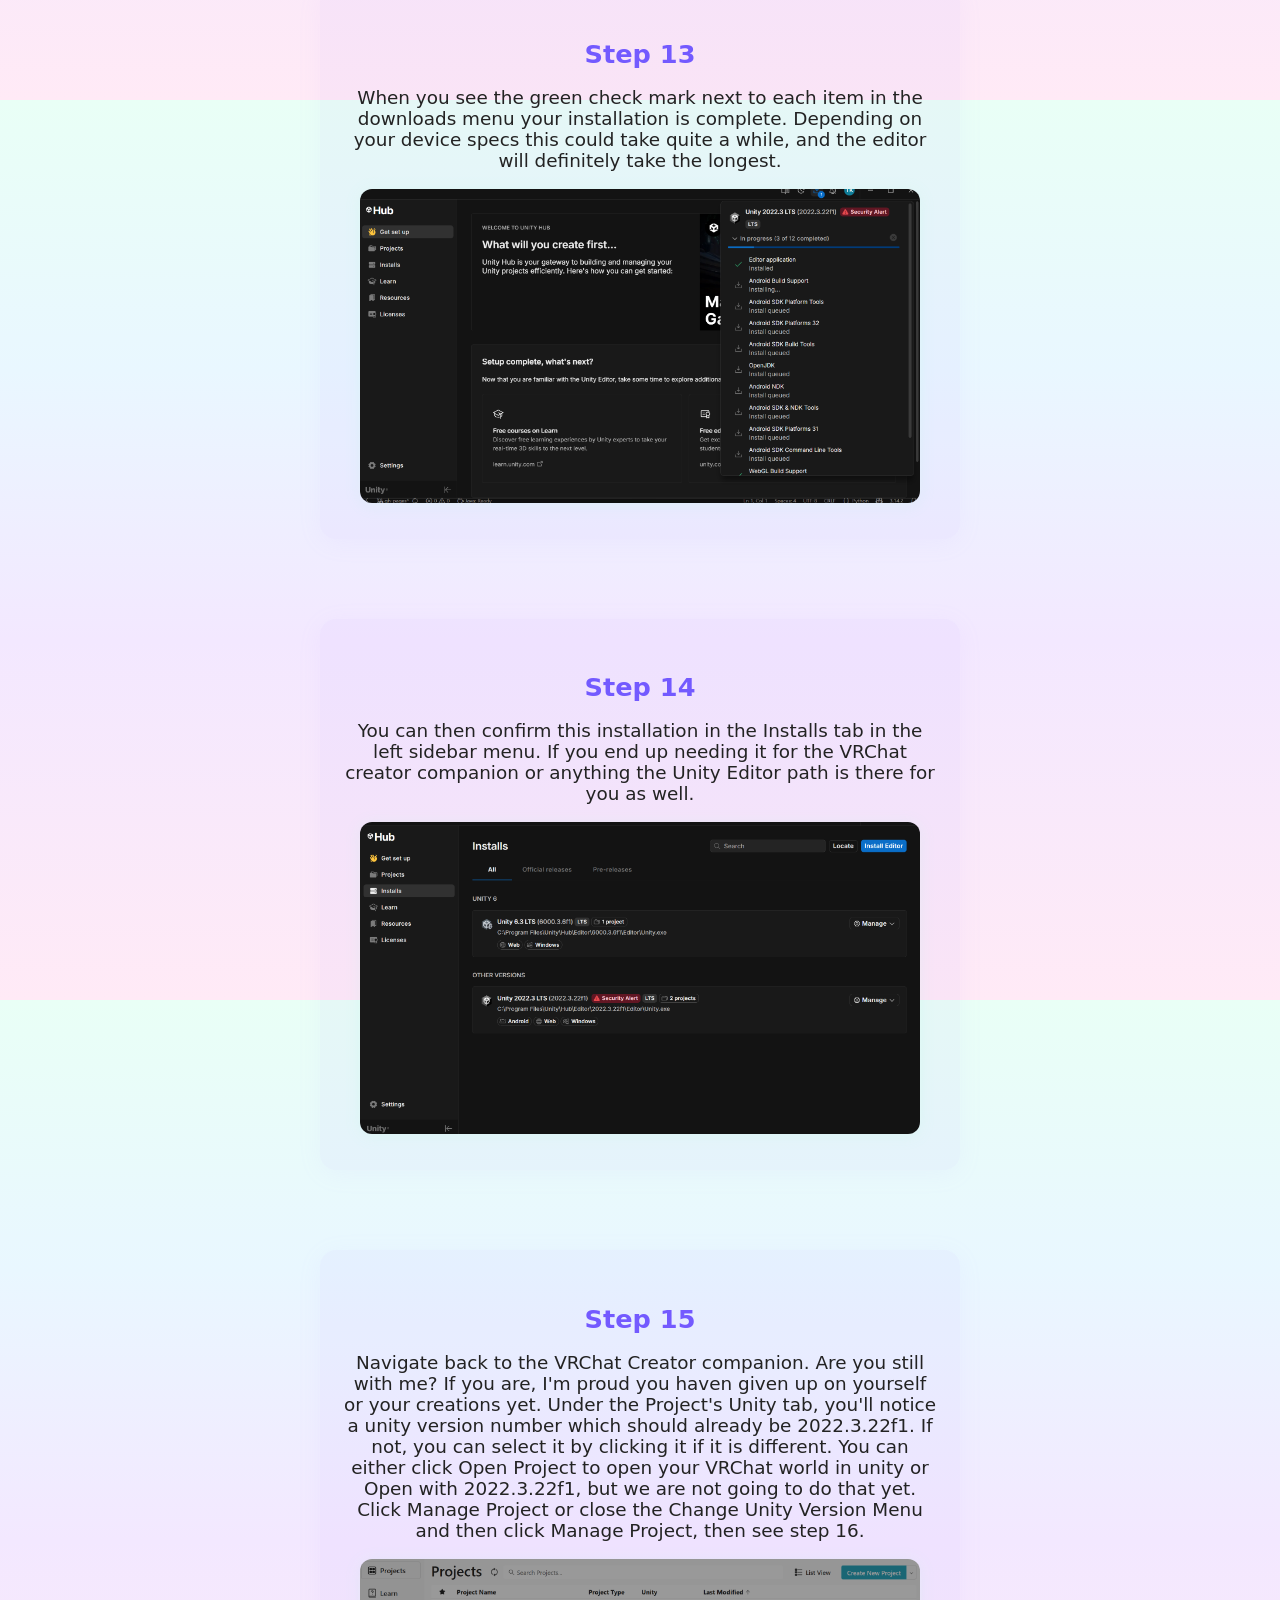
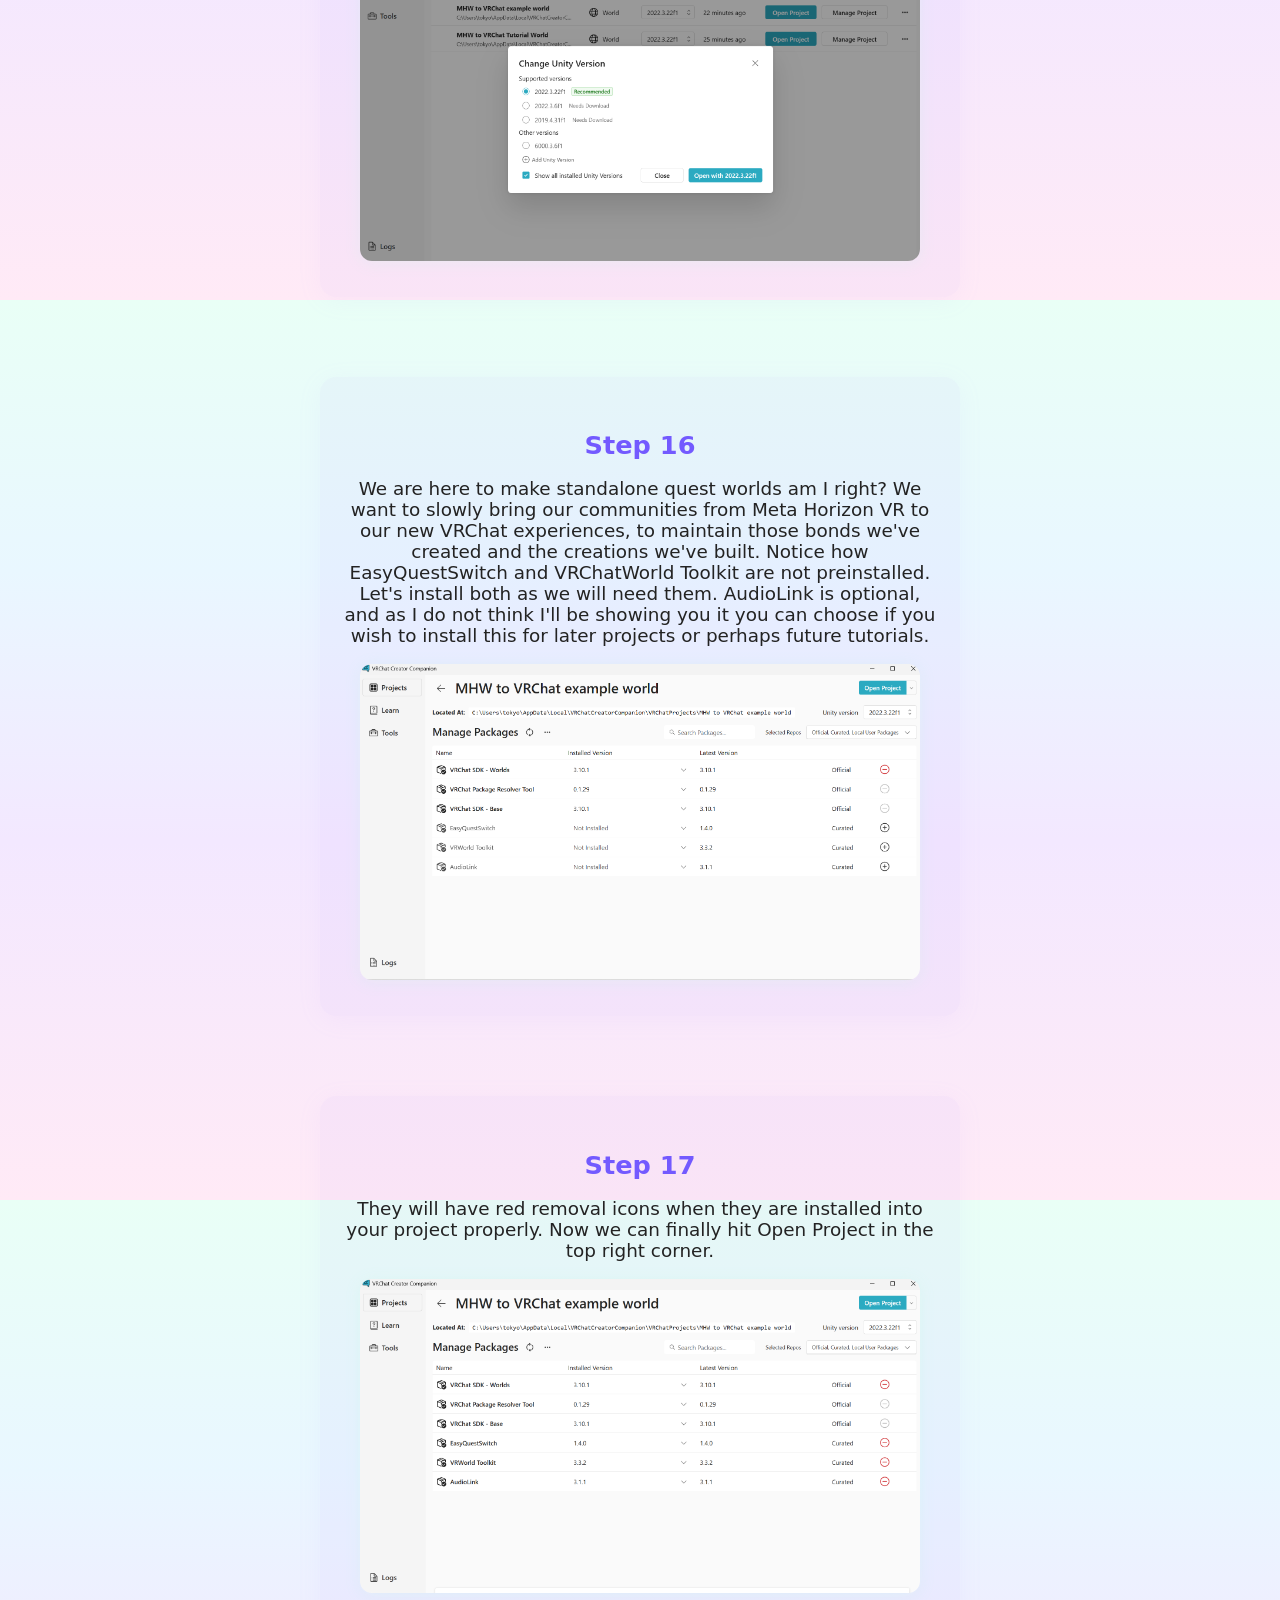
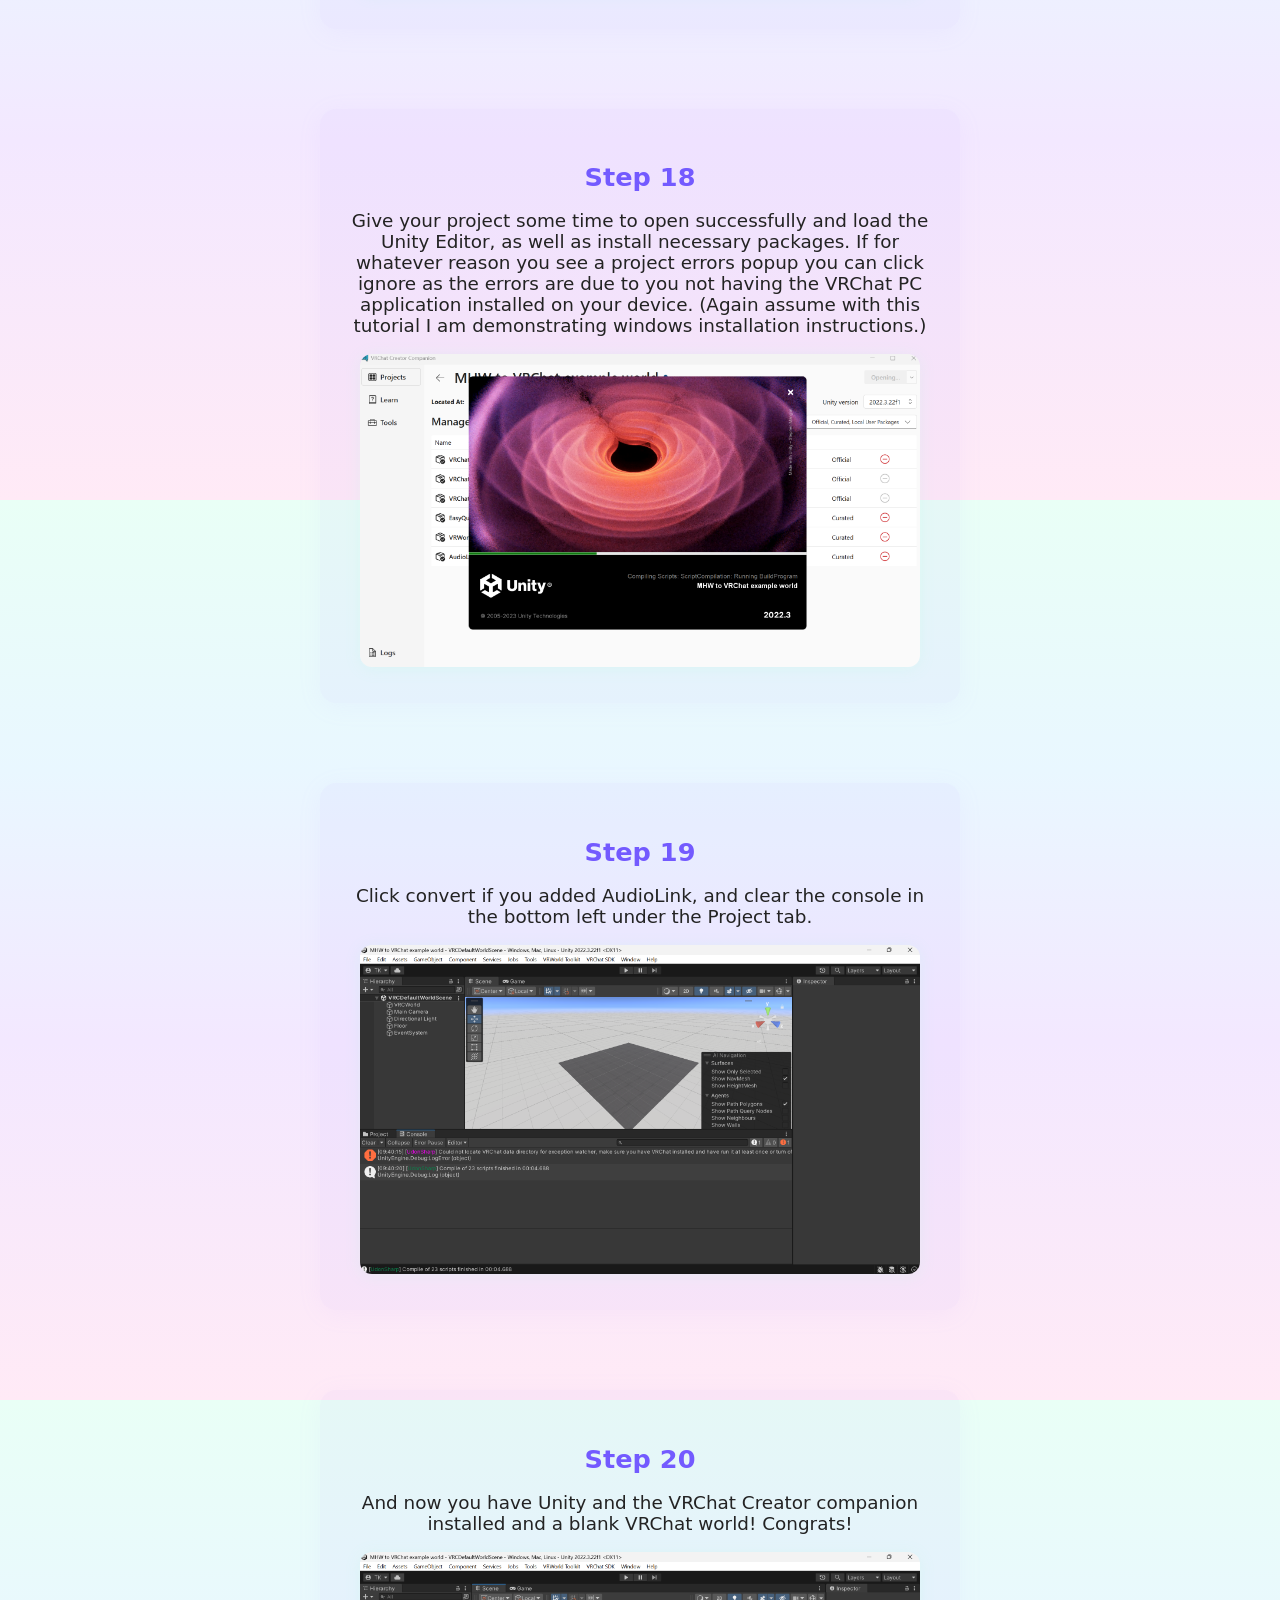
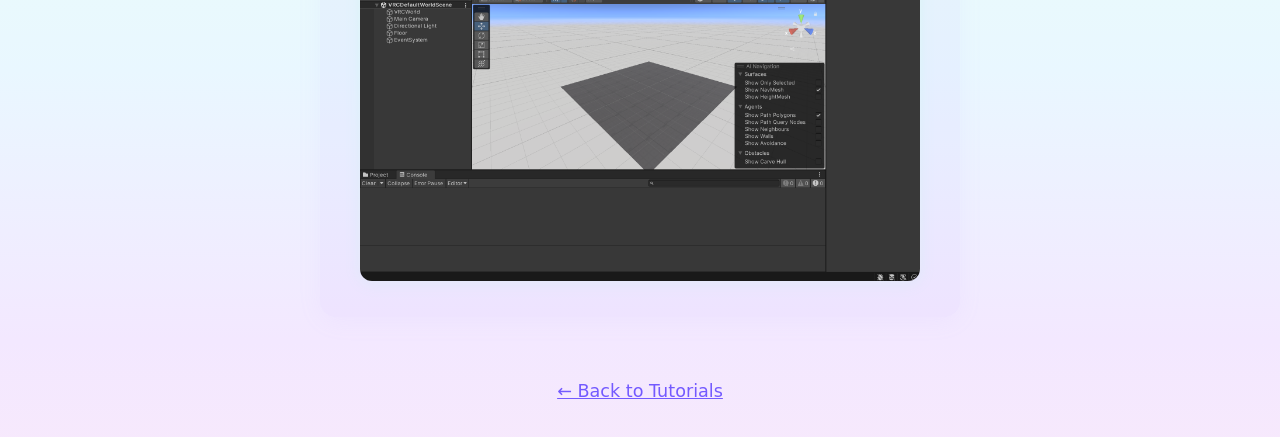
<file: tutorial1.html>
<!doctype html>
<html lang="en">
<head>
  <meta charset="utf-8">
  <meta name="viewport" content="width=device-width,initial-scale=1">
  <title>Installing Unity Hub & VRC Creator Companion | MHW 2 VRC</title>
  <link rel="stylesheet" href="styles.css">
  <style>
    .tutorial-step { margin: 48px auto 32px auto; max-width: 640px; text-align: center; background: rgba(191,161,255,0.08); border-radius: 16px; padding: 32px 24px 24px 24px; box-shadow: 0 4px 24px rgba(191,161,255,0.08); }
    .tutorial-step h2 { font-size: 1.6em; color: #735AFF; margin-bottom: 18px; }
    .tutorial-step p { font-size: 1.15em; color: #232323; margin-bottom: 18px; }
    .tutorial-step a { font-weight: bold; }
    .tutorial-step img { width: 100%; max-width: 560px; border-radius: 12px; box-shadow: 0 2px 16px rgba(141,255,199,0.13); margin-bottom: 8px; }
    .back-link { display: inline-block; margin-top: 32px; color: #735AFF; text-decoration: underline; font-size: 1.1em; }
  </style>
</head>
<body>
  <canvas id="matrix" aria-hidden="true"></canvas>
  <div id="blobsRoot" aria-hidden="true"></div>
  <div class="content">
    <h1>Installing Unity Hub & VRC Creator Companion</h1>
    <div style="text-align:center;font-size:1.15em;color:#735AFF;font-weight:bold;margin-bottom:8px;">(20 step tutorial, video coming soon)</div>
    <div style="text-align:center;font-size:1.08em;color:#232323;margin-bottom:18px;">CLICK A PICTURE TO ENLARGE IT.</div>
    <div class="tutorial-step">
      <h2>Step 1</h2>
      <p>Navigate to <a href="https://vrchat.com/home/download" target="_blank" style="color:#735AFF;text-decoration:underline;font-weight:bold;">https://vrchat.com/home/download</a> and download the VRChat Creator Companion. If you haven't already, you'll need to sign up for a VRChat account.</p>
      <img src="TutorialPics/tutorial1pic1.png" alt="Download VRChat Creator Companion screenshot">
    </div>
    <div class="tutorial-step">
      <h2>Step 2</h2>
      <p>Next you will need to navigate to the Unity website <a href="https://unity.com/download" target="_blank" style="color:#735AFF;text-decoration:underline;font-weight:bold;">https://unity.com/download</a> and download the Unity Hub for your specified device. These tutorials are strictly following windows protocols currently.</p>
      <img src="TutorialPics/tutorial1pic2.png" alt="Download Unity Hub screenshot">
    </div>
    <div class="tutorial-step">
      <h2>Step 3</h2>
      <p>Once both of these are downloaded and you have both a Unity and a VRChat account, you're going to want to run and set up both programs. Once both are installed, you want to open up the VRChat Creator Companion and navigate to "Projects." Here we can create a new or import an old project. For the purposes of this tutorial, we will be creating one.</p>
      <img src="TutorialPics/tutorial1pic3.png" alt="VRChat Creator Companion Projects screenshot">
    </div>
    <div class="tutorial-step">
      <h2>Step 4</h2>
      <p>Here you can name your world whatever you'd like and select where you want your project location to be on your computer.</p>
      <img src="TutorialPics/tutorial1pic4.png" alt="Project naming and location screenshot">
    </div>
    <div class="tutorial-step">
      <h2>Step 5</h2>
      <p>You'll notice the Create Project button is grayed out until you select "Unity 2022 World Project" from the top left.</p>
      <img src="TutorialPics/tutorial1pic5.png" alt="Unity 2022 World Project selection screenshot">
    </div>
    <div class="tutorial-step">
      <h2>Step 6</h2>
      <p>The project will now be created while we navigate elsewhere to grab the older unity editor version we need.</p>
      <img src="TutorialPics/tutorial1pic6.png" alt="Project creation screenshot">
    </div>
    <div class="tutorial-step">
      <h2>Step 7</h2>
      <p>Navigate to <a href="https://unity.com/releases/editor/archive" target="_blank" style="color:#735AFF;text-decoration:underline;font-weight:bold;">https://unity.com/releases/editor/archive</a> to grab most recent compatible version of the unity editor that you need for VRChat, version 2022.3.22f1. See step 8 for more details here.</p>
      <img src="TutorialPics/tutorial1pic7.png" alt="Unity editor archive screenshot">
    </div>
    <div class="tutorial-step">
      <h2>Step 8</h2>
      <p>You need to select Unity 2022, and LTS, as opposed to Unity 6 and supported. See Step 9 to continue.</p>
      <img src="TutorialPics/tutorial1pic8.png" alt="Unity 2022 LTS selection screenshot">
    </div>
    <div class="tutorial-step">
      <h2>Step 9</h2>
      <p>Scroll all the way down to 2022.3.22f1. You will absolutely notice the security alert warnings on all of these unity editor versions, and that's ok. VRChat creators can disregard the October 2025 Unity security warning in the Hub, as the recommended 2022.3.22f1 version remains safe and required for content creation. While a major Unity vulnerability affects standalone applications, VRChat is unaffected, and using newer, unapproved versions will prevent avatar/world uploading. Click install to the right of 2022.3.22f1</p>
      <img src="TutorialPics/tutorial1pic9.png" alt="Unity editor install screenshot">
    </div>
    <div class="tutorial-step">
      <h2>Step 10</h2>
      <p>You do not neccessarily have to always allow it, but at least for this time, we will click Open Unity Hub.</p>
      <img src="TutorialPics/tutorial1pic10.png" alt="Open Unity Hub screenshot">
    </div>
    <div class="tutorial-step">
      <h2>Step 11</h2>
      <p>Ensure you have the android build support options selected below. If you have used the desktop editor for MHW, chances are you already have VS Code. If you want to reinstall it keep this option checked as well. if not we will have to set VS Codes path later for Unity.</p>
      <img src="TutorialPics/tutorial1pic11.png" alt="Android build support and VS Code screenshot">
    </div>
    <div class="tutorial-step">
      <h2>Step 12</h2>
      <p>You can monitor the progress of your editor installation from the downloads button in the top right area of the Unity Hub.</p>
      <img src="TutorialPics/tutorial1pic12.png" alt="Unity Hub downloads progress screenshot">
    </div>
    <div class="tutorial-step">
      <h2>Step 13</h2>
      <p>When you see the green check mark next to each item in the downloads menu your installation is complete. Depending on your device specs this could take quite a while, and the editor will definitely take the longest.</p>
      <img src="TutorialPics/tutorial1pic13.png" alt="Unity Hub downloads complete screenshot">
    </div>
    <div class="tutorial-step">
      <h2>Step 14</h2>
      <p>You can then confirm this installation in the Installs tab in the left sidebar menu. If you end up needing it for the VRChat creator companion or anything the Unity Editor path is there for you as well.</p>
      <img src="TutorialPics/tutorial1pic14.png" alt="Unity Hub installs tab screenshot">
    </div>
    <div class="tutorial-step">
      <h2>Step 15</h2>
      <p>Navigate back to the VRChat Creator companion. Are you still with me? If you are, I'm proud you haven given up on yourself or your creations yet. Under the Project's Unity tab, you'll notice a unity version number which should already be 2022.3.22f1. If not, you can select it by clicking it if it is different. You can either click Open Project to open your VRChat world in unity or Open with 2022.3.22f1, but we are not going to do that yet. Click Manage Project or close the Change Unity Version Menu and then click Manage Project, then see step 16.</p>
      <img src="TutorialPics/tutorial1pic15.png" alt="VRChat Creator Companion manage project screenshot">
    </div>
    <div class="tutorial-step">
      <h2>Step 16</h2>
      <p>We are here to make standalone quest worlds am I right? We want to slowly bring our communities from Meta Horizon VR to our new VRChat experiences, to maintain those bonds we've created and the creations we've built. Notice how EasyQuestSwitch and VRChatWorld Toolkit are not preinstalled. Let's install both as we will need them. AudioLink is optional, and as I do not think I'll be showing you it you can choose if you wish to install this for later projects or perhaps future tutorials.</p>
      <img src="TutorialPics/tutorial1pic16.png" alt="Install EasyQuestSwitch and VRChatWorld Toolkit screenshot">
    </div>
    <div class="tutorial-step">
      <h2>Step 17</h2>
      <p>They will have red removal icons when they are installed into your project properly. Now we can finally hit Open Project in the top right corner.</p>
      <img src="TutorialPics/tutorial1pic17.png" alt="Packages installed, ready to open project screenshot">
    </div>
    <div class="tutorial-step">
      <h2>Step 18</h2>
      <p>Give your project some time to open successfully and load the Unity Editor, as well as install necessary packages. If for whatever reason you see a project errors popup you can click ignore as the errors are due to you not having the VRChat PC application installed on your device. (Again assume with this tutorial I am demonstrating windows installation instructions.)</p>
      <img src="TutorialPics/tutorial1pic18.png" alt="Unity Editor loading and errors screenshot">
    </div>
    <div class="tutorial-step">
      <h2>Step 19</h2>
      <p>Click convert if you added AudioLink, and clear the console in the bottom left under the Project tab.</p>
      <img src="TutorialPics/tutorial1pic19.png" alt="Convert AudioLink and clear console screenshot">
    </div>
    <div class="tutorial-step">
      <h2>Step 20</h2>
      <p>And now you have Unity and the VRChat Creator companion installed and a blank VRChat world! Congrats!</p>
      <img src="TutorialPics/tutorial1pic20.png" alt="Blank VRChat world screenshot">
    </div>
    <a class="back-link" href="tutorials.html">&#8592; Back to Tutorials</a>
  </div>
  <script>
    // Matrix rain and blobs copied from index.html
    // ...existing code...
    // Fullscreen image viewer for tutorial images
    document.addEventListener('DOMContentLoaded', function() {
      const imgs = document.querySelectorAll('.tutorial-step img');
      imgs.forEach(img => {
        img.style.cursor = 'zoom-in';
        img.addEventListener('click', function() {
          // Create overlay
          const overlay = document.createElement('div');
          overlay.style.position = 'fixed';
          overlay.style.inset = 0;
          overlay.style.background = 'rgba(0,0,0,0.92)';
          overlay.style.zIndex = 9999;
          overlay.style.display = 'flex';
          overlay.style.alignItems = 'center';
          overlay.style.justifyContent = 'center';
          overlay.style.cursor = 'zoom-out';
          overlay.tabIndex = 0;

          // Clone image
          const fullImg = document.createElement('img');
          fullImg.src = img.src;
          fullImg.alt = img.alt;
          fullImg.style.maxWidth = '96vw';
          fullImg.style.maxHeight = '96vh';
          fullImg.style.borderRadius = '16px';
          fullImg.style.boxShadow = '0 4px 32px #0008';
          fullImg.style.background = '#232323';
          overlay.appendChild(fullImg);

          // Remove overlay on click or Esc
          function removeOverlay() {
            overlay.remove();
            document.removeEventListener('keydown', escListener);
          }
          overlay.addEventListener('click', removeOverlay);
          function escListener(e) {
            if (e.key === 'Escape') removeOverlay();
          }
          document.addEventListener('keydown', escListener);

          document.body.appendChild(overlay);
          overlay.focus();
        });
      });
    });
  </script>
</body>
</html>
</file>
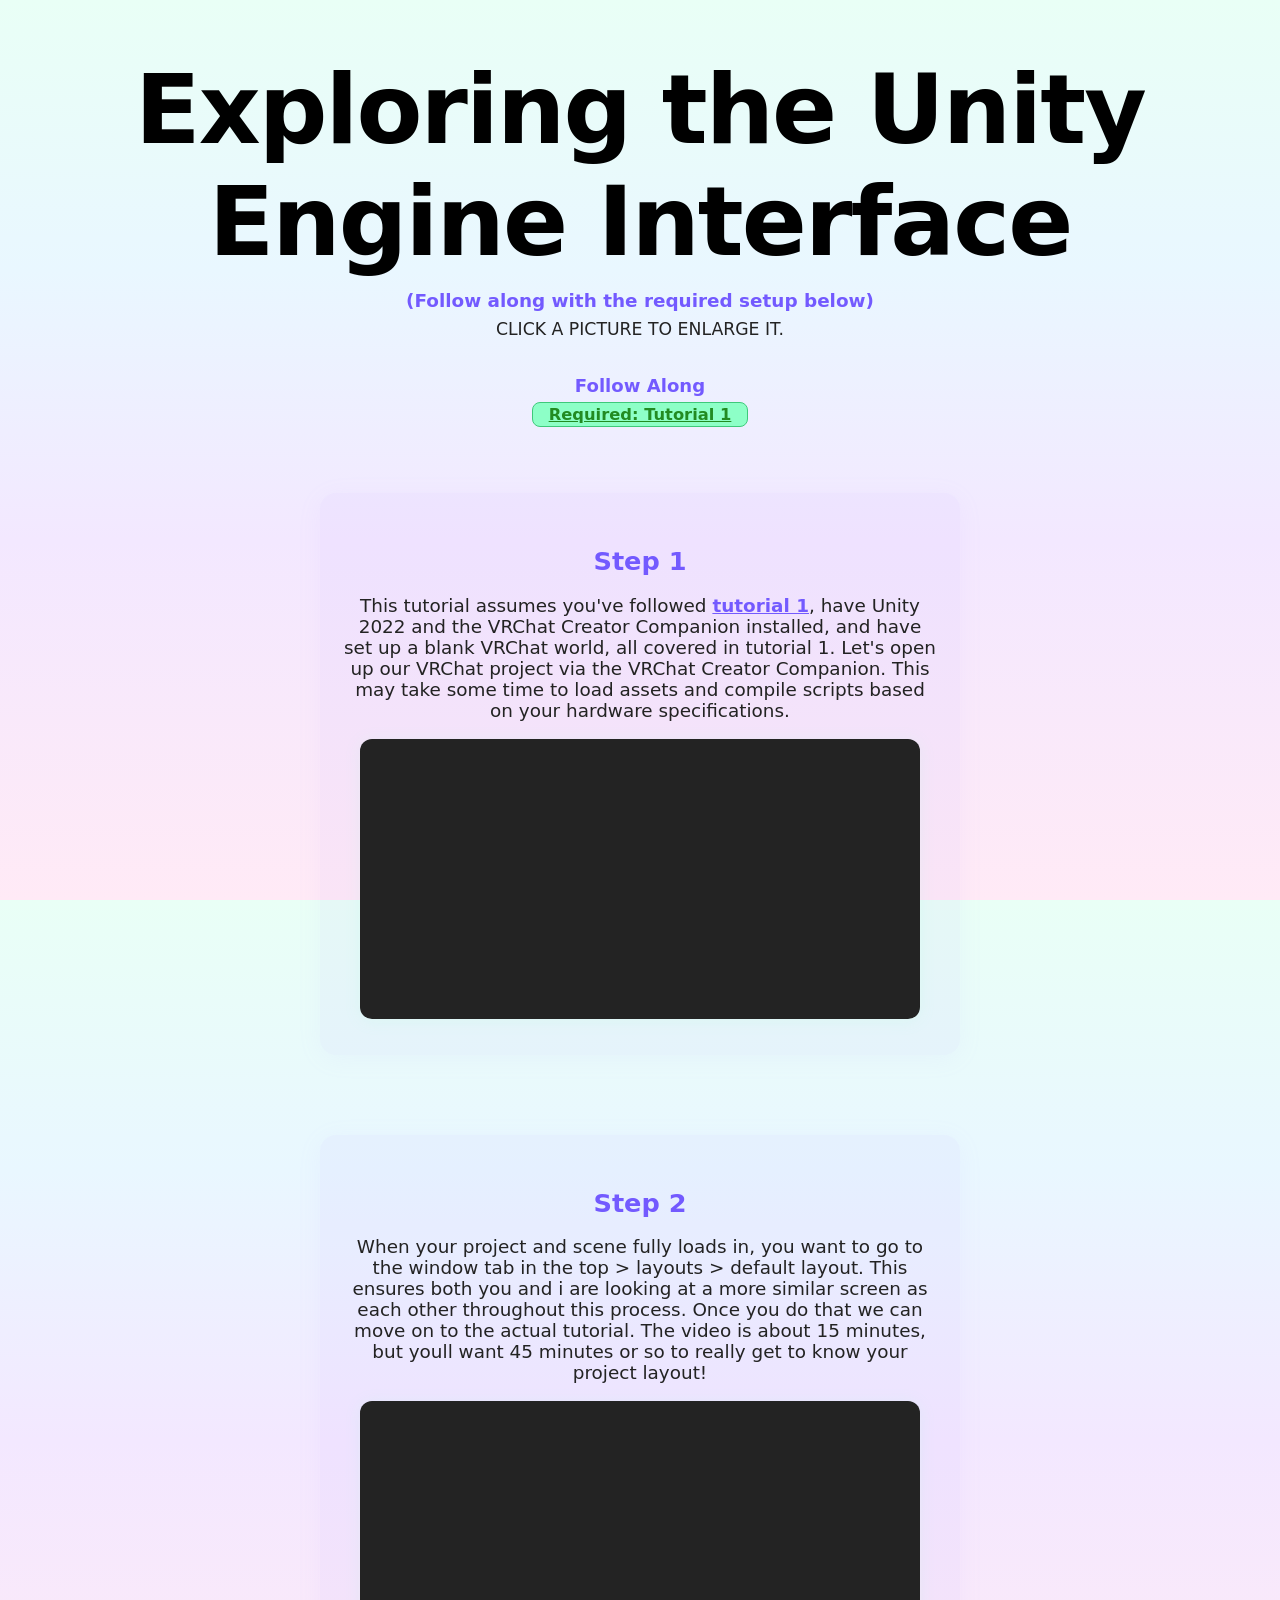
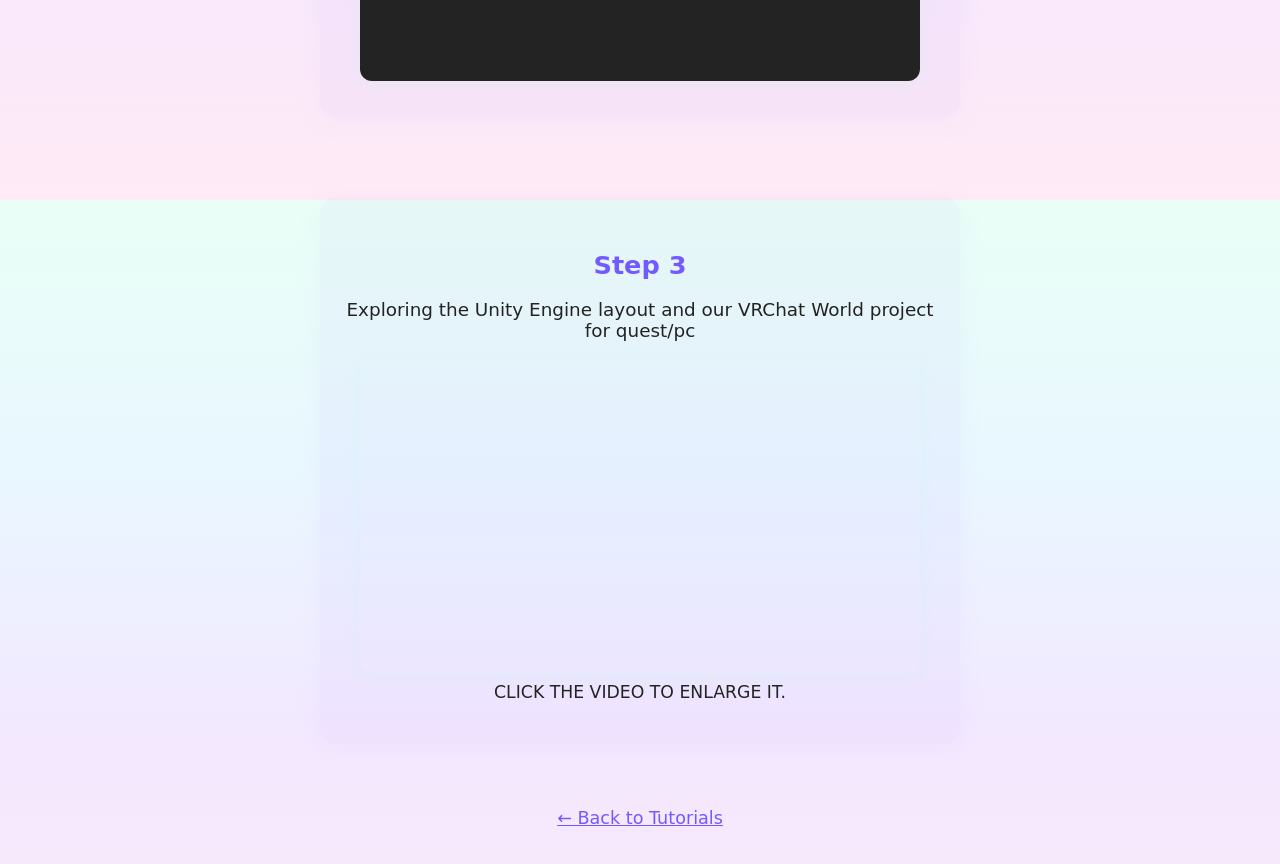
<file: tutorial2.html>
<!doctype html>
<html lang="en">
<head>
  <meta charset="utf-8">
  <meta name="viewport" content="width=device-width,initial-scale=1">
  <title>Exploring the Unity Engine Interface | MHW 2 VRC</title>
  <link rel="stylesheet" href="styles.css">
  <style>
    .tutorial-step { margin: 48px auto 32px auto; max-width: 640px; text-align: center; background: rgba(191,161,255,0.08); border-radius: 16px; padding: 32px 24px 24px 24px; box-shadow: 0 4px 24px rgba(191,161,255,0.08); }
    .tutorial-step h2 { font-size: 1.6em; color: #735AFF; margin-bottom: 18px; }
    .tutorial-step p { font-size: 1.15em; color: #232323; margin-bottom: 18px; }
    .tutorial-step img { width: 100%; max-width: 560px; border-radius: 12px; box-shadow: 0 2px 16px rgba(141,255,199,0.13); margin-bottom: 8px; cursor: zoom-in; }
    .back-link { display: inline-block; margin-top: 32px; color: #735AFF; text-decoration: underline; font-size: 1.1em; }
    .step-label { text-align:center; font-size:1.15em; color:#735AFF; font-weight:bold; margin-bottom:8px; }
    .enlarge-tip { text-align:center; font-size:1.08em; color:#232323; margin-bottom:18px; }
    .tutorial-label {
      display: inline-block;
      margin: 0 18px;
      padding: 2px 16px;
      border-radius: 8px;
      font-size: 1.02em;
      font-weight: bold;
      vertical-align: middle;
      min-width: 120px;
      text-align: center;
    }
    .label-green { background: #8DFFC7; color: #1a3d2c; border: 1.5px solid #3ec97a; }
    .label-yellow { background: #fff7b2; color: #7a6a00; border: 1.5px solid #e6d14f; }
    .follow-title { font-size:1.13em; color:#735AFF; font-weight:bold; margin-bottom:6px; margin-top:18px; text-align:center; }
  </style>
</head>
<body>
  <canvas id="matrix" aria-hidden="true"></canvas>
  <div id="blobsRoot" aria-hidden="true"></div>
  <div class="content">
    <h1>Exploring the Unity Engine Interface</h1>
    <div class="step-label">(Follow along with the required setup below)</div>
    <div class="enlarge-tip">CLICK A PICTURE TO ENLARGE IT.</div>
    <div class="follow-title">Follow Along</div>
    <div style="display:flex;justify-content:center;align-items:center;margin-bottom:18px;gap:32px;">
      <span class="tutorial-label label-green"><a href="tutorial1.html" style="color:#228B22;text-decoration:underline;font-weight:bold;">Required: Tutorial 1</a></span>
    </div>
    <div class="tutorial-step">
      <h2>Step 1</h2>
      <p>This tutorial assumes you've followed <a href="tutorial1.html" style="color:#735AFF;text-decoration:underline;font-weight:bold;">tutorial 1</a>, have Unity 2022 and the VRChat Creator Companion installed, and have set up a blank VRChat world, all covered in tutorial 1. Let's open up our VRChat project via the VRChat Creator Companion. This may take some time to load assets and compile scripts based on your hardware specifications.</p>
      <video id="tutorial2step1vid" src="TutorialClips/step1unitytutorialforvrcc.mp4" autoplay loop muted playsinline style="width:100%;max-width:560px;border-radius:12px;box-shadow:0 2px 16px rgba(141,255,199,0.13);margin-bottom:8px;cursor:zoom-in;background:#232323;"></video>
    </div>
    <div class="tutorial-step">
      <h2>Step 2</h2>
      <p>When your project and scene fully loads in, you want to go to the window tab in the top &gt; layouts &gt; default layout. This ensures both you and i are looking at a more similar screen as each other throughout this process. Once you do that we can move on to the actual tutorial. The video is about 15 minutes, but youll want 45 minutes or so to really get to know your project layout!</p>
      <video id="tutorial2step2vid" src="TutorialClips/step2unitytutorialforvrcc.mp4" autoplay loop muted playsinline style="width:100%;max-width:560px;border-radius:12px;box-shadow:0 2px 16px rgba(141,255,199,0.13);margin-bottom:8px;cursor:zoom-in;background:#232323;"></video>
    </div>
    <div class="tutorial-step">
      <h2>Step 3</h2>
      <p>Exploring the Unity Engine layout and our VRChat World project for quest/pc</p>
      <div style="display:flex;justify-content:center;">
        <iframe class="video-embed" id="yt-video-step3" src="https://www.youtube.com/embed/A-aKQxNxLEE?si=XwjM2Gp3TGMKzjhL" title="YouTube video player" frameborder="0" allowfullscreen style="width:100%;max-width:560px;aspect-ratio:16/9;border-radius:12px;box-shadow:0 2px 16px rgba(141,255,199,0.13);margin-bottom:8px;cursor:zoom-in;"></iframe>
      </div>
      <div class="enlarge-tip">CLICK THE VIDEO TO ENLARGE IT.</div>
    </div>
    <a class="back-link" href="tutorials.html">&#8592; Back to Tutorials</a>
  </div>
</body>
</html>
</file>
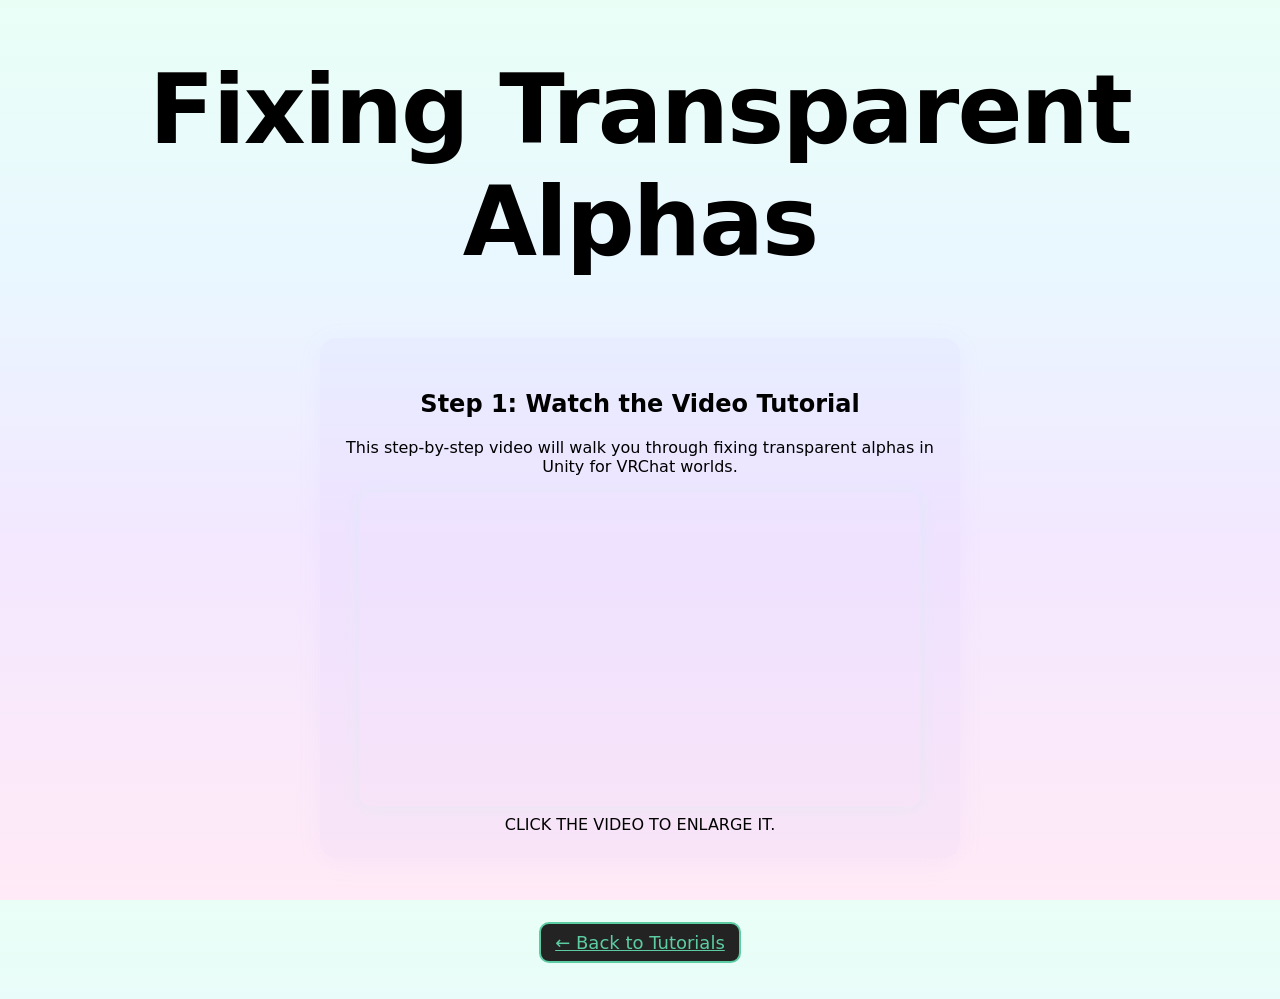
<file: tutorial4.html>
<!doctype html>
<html lang="en">
<head>
  <meta charset="utf-8">
  <meta name="viewport" content="width=device-width,initial-scale=1">
  <title>Tutorial 4 | MHW 2 VRC</title>
  <link rel="stylesheet" href="styles.css">
</head>
<body>
  <canvas id="matrix" aria-hidden="true"></canvas>
  <div id="blobsRoot" aria-hidden="true"></div>
  <div class="content">
    <h1>Fixing Transparent Alphas</h1>
    <div class="tutorial-step" style="margin: 48px auto 32px auto; max-width: 640px; text-align: center; background: rgba(191,161,255,0.08); border-radius: 16px; padding: 32px 24px 24px 24px; box-shadow: 0 4px 24px rgba(191,161,255,0.08);">
      <h2>Step 1: Watch the Video Tutorial</h2>
      <p>This step-by-step video will walk you through fixing transparent alphas in Unity for VRChat worlds.</p>
      <div style="display:flex;justify-content:center;">
        <iframe class="video-embed" id="yt-video" src="https://www.youtube.com/embed/8futAkNCjI8" title="YouTube video player" frameborder="0" allowfullscreen style="width:100%;max-width:560px;aspect-ratio:16/9;border-radius:12px;box-shadow:0 2px 16px rgba(141,255,199,0.13);margin-bottom:8px;cursor:zoom-in;"></iframe>
      </div>
      <div class="enlarge-tip">CLICK THE VIDEO TO ENLARGE IT.</div>
    </div>
    <a href="tutorials.html" class="top-button top-mint" style="margin-top: 32px;">&larr; Back to Tutorials</a>
  </div>
  <script>
    // Click-to-enlarge for YouTube video
    const yt = document.getElementById('yt-video');
    yt.style.cursor = 'zoom-in';
    yt.addEventListener('click', function() {
      const modal = document.createElement('div');
      modal.style.position = 'fixed';
      modal.style.top = 0;
      modal.style.left = 0;
      modal.style.width = '100vw';
      modal.style.height = '100vh';
      modal.style.background = 'rgba(0,0,0,0.85)';
      modal.style.display = 'flex';
      modal.style.alignItems = 'center';
      modal.style.justifyContent = 'center';
      modal.style.zIndex = 9999;
      modal.innerHTML = "<span style='position:absolute;top:32px;right:48px;color:#fff;font-size:2.5em;cursor:pointer;z-index:10000;'>&times;</span>" +
        "<iframe src='https://www.youtube.com/embed/8futAkNCjI8?autoplay=1' allowfullscreen style='width:90vw;height:50vw;max-width:1200px;max-height:70vh;border-radius:18px;border:none;'></iframe>";
      document.body.appendChild(modal);
      modal.querySelector('span').onclick = () => modal.remove();
      modal.onclick = (e) => { if(e.target === modal) modal.remove(); };
    });
  </script>
</body>
</html>
</file>
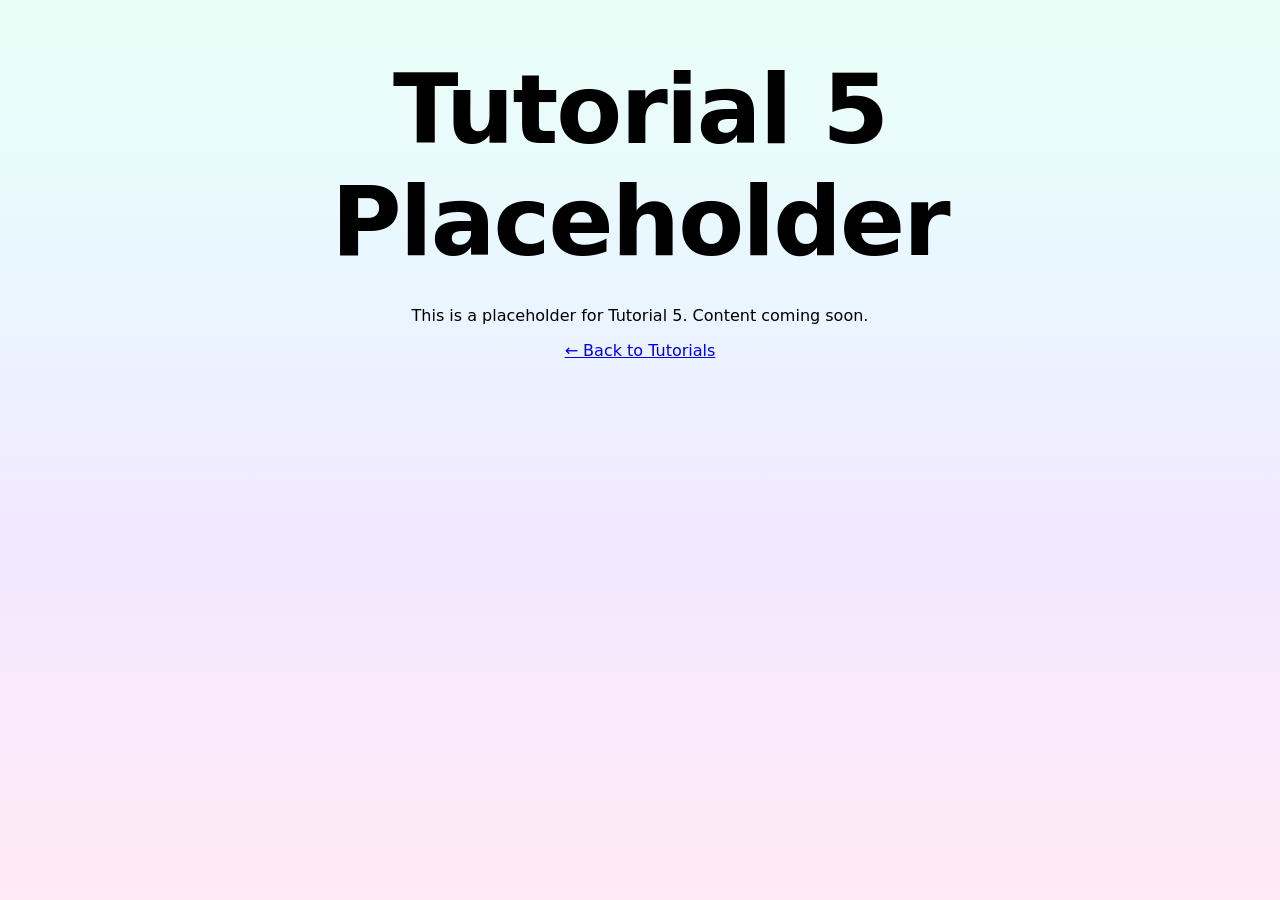
<file: tutorial5.html>
<!doctype html>
<html lang="en">
<head>
  <meta charset="utf-8">
  <meta name="viewport" content="width=device-width,initial-scale=1">
  <title>Tutorial 5 | MHW 2 VRC</title>
  <link rel="stylesheet" href="styles.css">
</head>
<body>
  <div class="content">
    <h1>Tutorial 5 Placeholder</h1>
    <p>This is a placeholder for Tutorial 5. Content coming soon.</p>
    <a class="back-link" href="tutorials.html">&#8592; Back to Tutorials</a>
  </div>
</body>
</html>
</file>
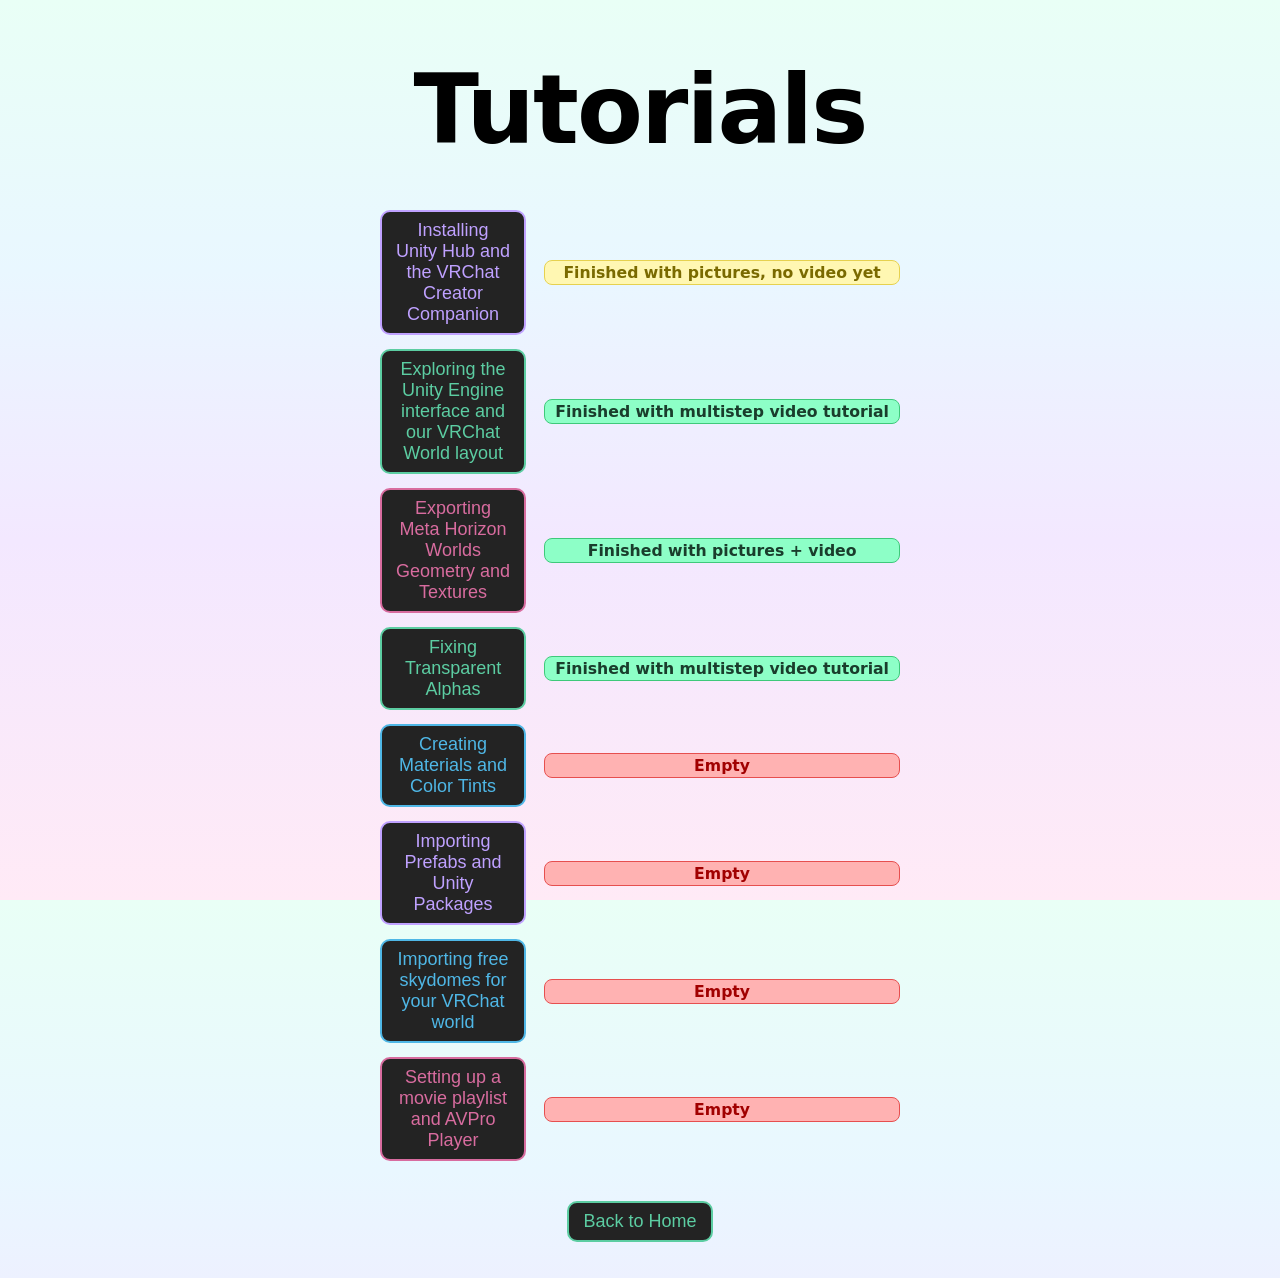
<file: tutorials.html>
<!doctype html>
<html lang="en">
<head>
  <meta charset="utf-8">
  <meta name="viewport" content="width=device-width,initial-scale=1">
  <title>Tutorials | MHW 2 VRC</title>
  <link rel="stylesheet" href="styles.css">
  <style>
    .tutorial-label {
      display: inline-block;
      margin-left: 0;
      padding: 2px 10px 2px 10px;
      border-radius: 8px;
      font-size: 0.98em;
      font-weight: bold;
      vertical-align: middle;
      min-width: 170px;
      text-align: center;
    }
    .label-green { background: #8DFFC7; color: #1a3d2c; border: 1.5px solid #3ec97a; }
    .label-yellow { background: #fff7b2; color: #7a6a00; border: 1.5px solid #e6d14f; }
    .label-red { background: #ffb2b2; color: #a10000; border: 1.5px solid #e64f4f; }
    .tutorial-buttons-grid {
      display: grid;
      grid-template-columns: 1fr auto;
      gap: 14px 18px;
      margin-top: 32px;
      max-width: 520px;
      width: 100%;
      align-items: center;
    }
    .tutorial-buttons-grid button {
      width: 100%;
      justify-self: start;
    }
  </style>
</head>
<body>
  <canvas id="matrix" aria-hidden="true"></canvas>
  <div id="blobsRoot" aria-hidden="true"></div>
  <div class="content">
    <h1>Tutorials</h1>
    <div class="tutorial-buttons-grid">
      <button class="top-button top-lilac" onclick="window.location.href='tutorial1.html'">Installing Unity Hub and the VRChat Creator Companion</button>
      <span class="tutorial-label label-yellow">Finished with pictures, no video yet</span>
      <button class="top-button top-mint" onclick="window.location.href='tutorial2.html'">Exploring the Unity Engine interface and our VRChat World layout</button>
      <span class="tutorial-label label-green">Finished with multistep video tutorial</span>
      <button class="top-button top-pink" onclick="window.location.href='tutorial3.html'">Exporting Meta Horizon Worlds Geometry and Textures</button>
      <span class="tutorial-label label-green">Finished with pictures + video</span>
      <button class="top-button top-mint" onclick="window.location.href='tutorial4.html'">Fixing Transparent Alphas</button>
      <span class="tutorial-label label-green">Finished with multistep video tutorial</span>
      <button class="top-button top-sky" onclick="window.location.href='tutorial_materials.html'">Creating Materials and Color Tints</button>
      <span class="tutorial-label label-red">Empty</span>
      <button class="top-button top-lilac" onclick="window.location.href='tutorial_prefabs.html'">Importing Prefabs and Unity Packages</button>
      <span class="tutorial-label label-red">Empty</span>
      <button class="top-button top-sky" onclick="window.location.href='tutorial_skydomes.html'">Importing free skydomes for your VRChat world</button>
      <span class="tutorial-label label-red">Empty</span>
      <button class="top-button top-pink" onclick="window.location.href='tutorial_avpro.html'">Setting up a movie playlist and AVPro Player</button>
      <span class="tutorial-label label-red">Empty</span>
    </div>
    <div style="margin-top:40px;">
      <button class="top-button top-mint" onclick="window.location.href='index.html'">Back to Home</button>
    </div>
  </div>
  <script>
    // Matrix rain and blobs copied from index.html
    // ...existing code...
  </script>
</body>
</html>
</file>
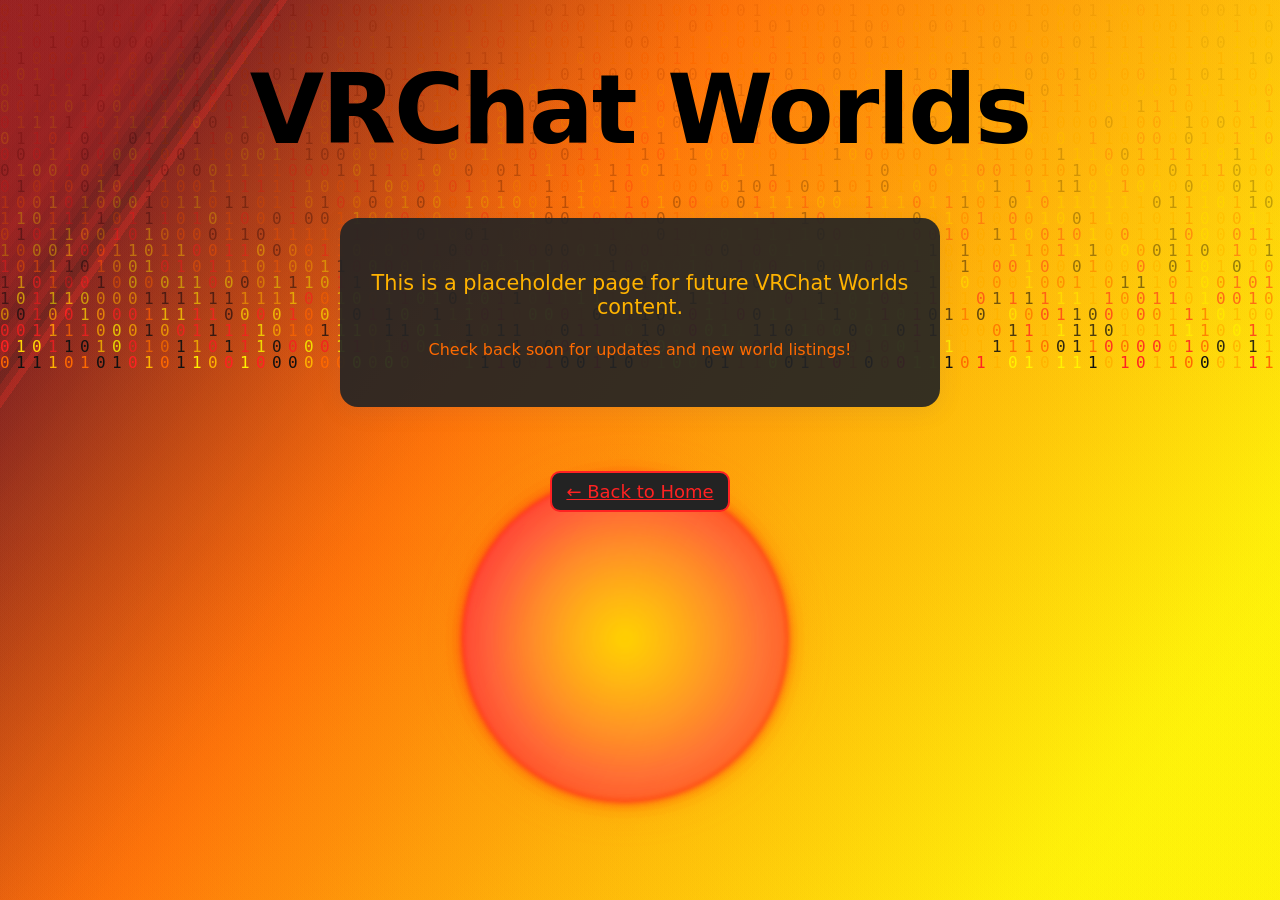
<file: vrchatworlds.html>
<!doctype html>
<html lang="en">
<head>
  <meta charset="utf-8">
  <meta name="viewport" content="width=device-width,initial-scale=1">
  <title>VRChat Worlds (Placeholder)</title>
  <link rel="stylesheet" href="styles.css">
</head>
<body>
  <!-- Matrix binary rain canvas (behind blobs) -->
  <canvas id="matrix" aria-hidden="true"></canvas>
  <!-- Dynamic blobs root -->
  <div id="blobsRoot" aria-hidden="true"></div>
  <div class="content">
    <h1>VRChat Worlds</h1>
    <div style="margin: 40px auto; max-width: 600px; background: rgba(36,36,36,0.92); border-radius: 18px; padding: 32px 24px; box-shadow: 0 4px 24px 0 rgba(80,80,120,0.10);">
      <p style="font-size: 1.3em; color: #FFB300;">This is a placeholder page for future VRChat Worlds content.</p>
      <p style="color: #ff6a00;">Check back soon for updates and new world listings!</p>
    </div>
    <a href="index.html" class="top-button top-red" style="margin-top: 24px;">&larr; Back to Home</a>
  </div>
  <script>
    // MATRIX RAIN (binary) - fiery color palette
    (function(){
      const canvas = document.getElementById('matrix');
      if(!canvas) return;
      const ctx = canvas.getContext('2d');
      function resizeCanvas(){ canvas.width = window.innerWidth; canvas.height = window.innerHeight; }
      resizeCanvas(); window.addEventListener('resize', resizeCanvas);

      const chars = '01';
      const charArray = chars.split('');
      const fontSize = 16;
      let columns = Math.floor(canvas.width / fontSize);
      let drops = Array(columns).fill(1);
      // Fiery matrix colors: red, orange, gold, yellow, black
      const matrixColors = ['#FF2222','#FF6A00','#FFB300','#FFF200','#111111'];

      function hexToRgba(hex, a){
        const h = hex.replace('#','');
        const bigint = parseInt(h,16);
        const r = (bigint>>16)&255, g=(bigint>>8)&255, b=bigint&255;
        return `rgba(${r},${g},${b},${a})`;
      }

      function drawMatrix(){
        // shifting fiery gradient background
        const phase = (Date.now() % 10000) / 10000;
        const grad = ctx.createLinearGradient(0,0,canvas.width,canvas.height);
        for(let i=0;i<matrixColors.length;i++){
          const offset = (i/(matrixColors.length-1) + phase) % 1;
          grad.addColorStop(offset, hexToRgba(matrixColors[i], 0.13));
        }
        ctx.fillStyle = grad;
        ctx.fillRect(0,0,canvas.width,canvas.height);

        ctx.font = fontSize + 'px monospace';
        for(let i=0;i<drops.length;i++){
          const text = charArray[Math.floor(Math.random()*charArray.length)];
          ctx.fillStyle = matrixColors[Math.floor(Math.random()*matrixColors.length)];
          const x = i * fontSize;
          const y = drops[i] * fontSize;
          ctx.fillText(text, x, y);
          if(y > canvas.height && Math.random()>0.975) drops[i]=0;
          drops[i]++;
        }
      }
      setInterval(drawMatrix, 45);
      window.addEventListener('resize', ()=>{
        const newCols = Math.floor(canvas.width / fontSize);
        if(newCols !== columns){ columns = newCols; drops = Array(columns).fill(1); }
      });
    })();

    // DYNAMIC BLOBS with fiery color morph
    (function(){
      const ROOT = document.getElementById('blobsRoot');
      const heading = document.querySelector('h1');
      const COUNT = 1;
      const blobs = [];
      const rand = (a,b)=> a + Math.random()*(b-a);

      function createBlob(sizeClass){
        const el = document.createElement('div');
        el.className = `morphing-container ${sizeClass} delay-0 blob-fiery`;
        el.innerHTML = '<div class="blob blob-layer-3"></div><div class="blob blob-layer-2"></div><div class="blob blob-layer-1"></div>';
        ROOT.appendChild(el);
        return el;
      }

      function getAnchorYOffset(){ return Math.min(window.innerHeight * 0.22, 180); }

      for(let i=0;i<COUNT;i++){
        const sizeClass = 'main-blob';
        const el = createBlob(sizeClass);
        let w = el.offsetWidth || (sizeClass==='main-blob'? 480 : sizeClass==='small'? 340:220);
        let h = el.offsetHeight || w;
        let radius = Math.max(w,h)/2 * 0.42;
        let x,y;
        const centerX = window.innerWidth/2;
        const centerY = window.innerHeight/2;
        const anchorOffset = getAnchorYOffset();
        x = centerX;
        y = centerY + anchorOffset;
        const seed = Math.random()*10;
        const vx = rand(-0.8,0.8);
        const vy = rand(-0.8,0.8);
        const mass = radius*radius;
        const blob = { el, x, y, vx, vy, r: radius, mass, seed, sizeClass, anchor:(i===0) };
        el.style.left = x + 'px'; el.style.top = y + 'px';
        el.style.transform = 'translate(-50%,-50%) scale(1)';
        blobs.push(blob);
      }

      let last = performance.now();
      function resolveCollision(a,b){
        const dx = b.x - a.x; const dy = b.y - a.y; let dist = Math.hypot(dx,dy);
        if(dist === 0) { dist = 0.001; }
        const padding = 12;
        const minDist = a.r + b.r + padding;
        if(dist < minDist){
          const nx = dx/dist, ny = dy/dist;
          const overlap = (minDist - dist);
          const totalMass = a.mass + b.mass;
          const sepFactor = 1.4;
          a.x -= nx * overlap * sepFactor * (b.mass/totalMass);
          a.y -= ny * overlap * sepFactor * (b.mass/totalMass);
          b.x += nx * overlap * sepFactor * (a.mass/totalMass);
          b.y += ny * overlap * sepFactor * (a.mass/totalMass);
          const relVel = (b.vx - a.vx)*nx + (b.vy - a.vy)*ny;
          if(relVel < 0){
            const e = 0.35;
            const j = -(1+e)*relVel / (1/a.mass + 1/b.mass);
            a.vx -= (j * nx)/a.mass; a.vy -= (j * ny)/a.mass;
            b.vx += (j * nx)/b.mass; b.vy += (j * ny)/b.mass;
          }
        }
      }

      function tick(now){
        const dt = Math.min(0.032, (now-last)/1000); last = now;
        const centerX = window.innerWidth/2;
        const centerY = window.innerHeight/2;
        const head = { x: centerX, y: centerY + getAnchorYOffset() };
        for(let i=0;i<blobs.length;i++){
          const b = blobs[i];
          if(b.anchor){
            const kx = (head.x - b.x) * 0.08;
            const ky = (head.y - b.y) * 0.08;
            b.vx += kx * dt; b.vy += ky * dt;
          } else {
            const wander = 0.06;
            b.vx += (Math.sin(now*0.001 + b.seed) * wander) * dt;
            b.vy += (Math.cos(now*0.001 + b.seed) * wander) * dt;
          }
          b.x += b.vx * 60 * dt; b.y += b.vy * 60 * dt;
          const margin = 30;
          const minX = margin, maxX = window.innerWidth - margin;
          const minY = margin, maxY = window.innerHeight - margin;
          if(b.x < minX){ b.x = minX; b.vx *= -0.7; }
          if(b.x > maxX){ b.x = maxX; b.vx *= -0.7; }
          if(b.y < minY){ b.y = minY; b.vy *= -0.7; }
          if(b.y > maxY){ b.y = maxY; b.vy *= -0.7; }
        }
        for(let i=0;i<blobs.length;i++){
          for(let j=i+1;j<blobs.length;j++) resolveCollision(blobs[i], blobs[j]);
        }
        for(const b of blobs){
          b.vx *= 0.992; b.vy *= 0.992;
          const amp = (b.sizeClass==='tiny')? 0.14 : (b.sizeClass==='small')? 0.1 : 0.06;
          const s = 1 + amp * Math.sin((now*0.0025) + b.seed*3);
          b.el.style.left = b.x + 'px'; b.el.style.top = b.y + 'px';
          b.el.style.transform = `translate(-50%,-50%) scale(${s})`;
        }
        requestAnimationFrame(tick);
      }
      requestAnimationFrame(tick);
      window.addEventListener('resize', ()=>{
        for(const b of blobs){ b.x = Math.min(window.innerWidth-40, Math.max(40, b.x)); b.y = Math.min(window.innerHeight-40, Math.max(40, b.y)); }
      });
    })();
  </script>
</body>
</html>
</file>
<file: styles.css>
.top-red{
  color: #FF2222 !important;
  border-color: #FF2222 !important;
  background: #232323 !important;
}
/* Fiery blob color override for VRChat Worlds */
.blob-fiery .blob-layer-1 {
  background: linear-gradient(120deg, #FF2222, #FF6A00, #FFB300, #FFF200, #111111);
  background-size: 600% 600%;
  animation: liquidMorph 3.2s ease-in-out infinite, rapidGradientShift 6s ease-in-out infinite;
  box-shadow:
    0 0 18px rgba(255, 34, 34, 0.5),
    0 0 30px rgba(255, 106, 0, 0.35),
    0 0 42px rgba(255, 179, 0, 0.25),
    inset 0 0 10px rgba(255,255,255,0.08);
}
.blob-fiery .blob-layer-2 {
  background: radial-gradient(circle, #FF6A00, #FF2222 80%, #111111 100%);
  animation: liquidMorph 3.6s ease-in-out infinite reverse, liquidPulse 4.5s ease-in-out infinite;
  filter: blur(3px);
  opacity: 0.95;
}
.blob-fiery .blob-layer-3 {
  background: radial-gradient(ellipse, #FFB300, #FF2222 60%, transparent 80%);
  animation: liquidMorph 4.0s ease-in-out infinite, liquidRotate 18s linear infinite;
  filter: blur(4px);
  opacity: 0.92;
}
/* PayPal overlap button styling */
.paypal-overlap {
  position: fixed;
  right: 32px;
  bottom: 32px;
  left: auto;
  top: auto;
  transform: none;
  z-index: 12;
  display: flex;
  flex-direction: column;
  align-items: center;
  background: rgba(255,255,255,0.10);
  padding: 18px 24px 12px 24px;
  border-radius: 18px;
  box-shadow: 0 4px 24px 0 rgba(80,80,120,0.10);
  pointer-events: auto;
}
/* MHW 2 VRC — Liquid Background Styles */
:root{
  --bg: #fff;
  --text: #000;
}
*{box-sizing:border-box}
html,body{height:100%}
body{
  margin:0;
  font-family: Inter, ui-sans-serif, system-ui, -apple-system, "Segoe UI", Roboto, "Helvetica Neue", Arial;
  background:var(--bg);
  color:var(--text);
  -webkit-font-smoothing:antialiased;
  -moz-osx-font-smoothing:grayscale;
}
#bg{
  position:fixed;
  inset:0;
  width:100vw;
  height:100vh;
  display:block;
  z-index:0;
}
.content{
  position:relative;
  z-index:1;
  min-height:100vh;
  display:flex;
  flex-direction:column;
  align-items:center; /* keep horizontally centered */
  justify-content:flex-start; /* move content to top */
  text-align:center;
  padding:6vh 6vw 4vh 6vw; /* add top padding so header sits near top */
}
h1{
  font-size:clamp(36px,8vw,96px);
  font-weight:900;
  margin:0 0 12px 0;
  letter-spacing:-0.02em;
  color:var(--text);
}

/* Top placeholder buttons */
.top-buttons{
  display:flex;
  gap:12px;
  position:fixed;
  left:50%;
  top:42%;
  transform:translate(-50%,-50%);
  margin:0;
  z-index:20;
  flex-wrap: wrap;
  justify-content: center;
  max-width: 98vw;
}

@media (max-width: 700px) {
  .top-buttons {
    position: static;
    transform: none;
    margin: 18px auto 0 auto;
    width: 100%;
    justify-content: center;
    gap: 10px;
    flex-wrap: wrap;
  }
  .content {
    padding-top: 18vw;
  }
}
.top-button{
  background: #232323 !important;
  border: 2px solid transparent;
  padding: 8px 14px;
  font-size: clamp(14px,2.2vw,18px);
  border-radius: 10px;
  cursor: pointer;
  color: inherit;
  transition: transform 0.14s ease, box-shadow 0.18s ease;
}
.top-button:focus{ outline: none; transform: translateY(-2px); }
.top-button.pressed{ transform: scale(0.98); box-shadow: 0 6px 18px rgba(0,0,0,0.25); }
.top-lilac{ color: #BFA1FF; border-color: rgba(191,161,255,0.9); }
.top-pink{ color: #D86C9F; border-color: rgba(216,108,159,0.9); }
.top-mint{ color: #5CCDA2; border-color: rgba(92,205,162,0.9); }
.top-sky{ color: #4FB7E6; border-color: rgba(79,183,230,0.9); }
.top-indigo{ color: #4B3C8C !important; border-color: #4B3C8C !important; background: #232323 !important; }
.top-hotpink{ color: #FF267A !important; border-color: #FF267A !important; background: #232323 !important; }
/* Keep outline color, but add visible border */
.top-button.top-lilac, .top-button.top-pink, .top-button.top-mint, .top-button.top-sky {
  border-color: currentColor;
}
.tagline{
  margin:0;
  font-size:clamp(14px,2.2vw,20px);
  opacity:0.95;
  max-width:900px;
}
@media (prefers-reduced-motion: reduce){
  #bg{display:none}
  #blobBg{display:none}
}

/* Blob background (integrated from user's liquidblobsfrontend) */
body{
  /* pastel vertical fallback gradient for areas not covered by blobs */
  background: linear-gradient(180deg, #e9fff6 0%, #e9f7ff 30%, #f3e8ff 60%, #ffeaf6 100%);
}

.blob-root {
  position: fixed;
  left: var(--blob-left, 50%);
  top: var(--blob-top, 45%);
  transform: translate(-50%, -50%);
  width: 60vmax;
  height: 60vmax;
  pointer-events: none;
  z-index: 0;
}

.blob{
  position: absolute;
  left: 50%;
  top: 50%;
  transform: translate(-50%, -50%);
  width: 100%;
  height: 100%;
  filter: blur(28px) contrast(1.05) saturate(1.05);
  mix-blend-mode: screen;
  opacity: 0.95;
}

.blob-layer-1{
  background: linear-gradient(120deg, rgba(141,255,199,1), rgba(150,222,255,0.95), rgba(210,180,255,0.95));
  background-size: 600% 600%;
  animation: colorShift 12s ease-in-out infinite, liquidMorph 18s ease-in-out infinite;
}

.blob-layer-2{
  background: radial-gradient(circle at 30% 30%, rgba(210,180,255,0.92), rgba(175,85,255,0.88));
  mix-blend-mode: screen;
  filter: blur(40px);
  animation: colorShift 16s ease-in-out infinite reverse, liquidMorph 20s ease-in-out infinite reverse, liquidPulse 8s ease-in-out infinite;
  opacity:0.95;
}

.blob-layer-3{
  background: radial-gradient(ellipse at 70% 70%, rgba(255,80,170,0.9), rgba(175,85,255,0.78) 60%, transparent 80%);
  filter: blur(48px);
  animation: colorShift 22s ease-in-out infinite reverse, liquidRotate 40s linear infinite, liquidMorph 24s ease-in-out infinite;
  opacity:0.9;
}

@keyframes colorShift {
  0%{ background-position: 0% 50%; }
  25%{ background-position: 50% 20%; }
  50%{ background-position: 100% 50%; }
  75%{ background-position: 50% 80%; }
  100%{ background-position: 0% 50%; }
}

@keyframes liquidMorph {
  0% { border-radius: 45% 55% 35% 65% / 50% 60% 40% 50%; transform: translate(-50%,-50%) scale(1) rotate(0deg); }
  25% { border-radius: 65% 35% 75% 25% / 40% 80% 20% 60%; transform: translate(-50%,-50%) scale(1.05) rotate(48deg); }
  50% { border-radius: 25% 75% 45% 55% / 70% 30% 60% 40%; transform: translate(-50%,-50%) scale(0.95) rotate(96deg); }
  75% { border-radius: 80% 20% 60% 40% / 30% 70% 50% 50%; transform: translate(-50%,-50%) scale(1.1) rotate(144deg); }
  100% { border-radius: 45% 55% 35% 65% / 50% 60% 40% 50%; transform: translate(-50%,-50%) scale(1) rotate(360deg); }
}

@keyframes rapidGradientShift {
    0% { background-position: 0% 50%; }
    50% { background-position: 100% 50%; }
    100% { background-position: 0% 50%; }
}

@keyframes liquidPulse {
  0%,100%{ transform: translate(-50%,-50%) scale(1); opacity:0.95; }
  50%{ transform: translate(-50%,-50%) scale(1.08); opacity:1; }
}

@keyframes liquidRotate {
  0%{ transform: translate(-50%,-50%) rotate(0deg) scale(1); }
  100%{ transform: translate(-50%,-50%) rotate(360deg) scale(1); }
}

/* ensure content sits above the blobs */
.content{ z-index:3; position:relative }

/* Matrix canvas (binary rain) behind blobs */
#matrix{ position: fixed; inset:0; z-index:0; pointer-events:none }

/* Exact circular morphing blob styles (adapted from liquidblobsfrontend.html) */
.morphing-container{
  position: fixed;
  width: 60vmin;
  height: 60vmin;
  z-index: 1;
  display: flex;
  pointer-events: none;
  justify-content: center;
  align-items: center;
}
.morphing-container.visible{ display:flex }
.morphing-container.centered{
  top: 50%;
  left: 50%;
  transform: translate(-50%, -50%);
}
.morphing-container.main-blob{ width: 34vmin; height: 34vmin; }
.morphing-container.small{ width: 18vmin; height: 18vmin; }
.morphing-container.tiny{ width: 18vmin; height: 18vmin; }

/* fixed positions for extra blobs */
.morphing-container.pos-left{ left: 16%; top: 28%; transform: translate(-50%,-50%); }
.morphing-container.pos-right{ left: 84%; top: 24%; transform: translate(-50%,-50%); }
.morphing-container.pos-bottom-left{ left: 24%; top: 82%; transform: translate(-50%,-50%); }

/* ensure all blob layers are perfectly centered within their container */
.blob{
  position: absolute;
  left: 50%;
  top: 50%;
  transform: translate(-50%,-50%);
  transform-origin: center center;
  width: 100%;
  height: 100%;
  border-radius: 50%;
  animation: liquidMorph 3.2s ease-in-out infinite;
  filter: blur(2px) contrast(1.15) saturate(1.1);
}
.blob-layer-1{
  background: linear-gradient(45deg, #c84b6e, #d86c9f, #8b5fd9, #4b2b8c, #7d4a86);
  background-size: 600% 600%;
  animation: liquidMorph 3.2s ease-in-out infinite, rapidGradientShift 6s ease-in-out infinite;
  box-shadow:
    0 0 18px rgba(102, 0, 153, 0.5),
    0 0 30px rgba(153, 50, 204, 0.35),
    0 0 42px rgba(255, 154, 193, 0.25),
    inset 0 0 10px rgba(255,255,255,0.08);
}
.blob-layer-2{
  background: radial-gradient(circle, #c86b98, #8b3c7a);
  animation: liquidMorph 3.6s ease-in-out infinite reverse, liquidPulse 4.5s ease-in-out infinite;
  filter: blur(3px);
  opacity: 0.95;
}
.blob-layer-3{
  background: radial-gradient(ellipse, #bf3a5f, #6f2b6f 60%, transparent 80%);
  animation: liquidMorph 4.0s ease-in-out infinite, liquidRotate 18s linear infinite;
  filter: blur(4px);
  opacity: 0.92;
}

@keyframes rapidGradientShift {
  0% { background-position: 0% 50%; }
  20% { background-position: 100% 80%; }
  40% { background-position: 0% 100%; }
  60% { background-position: 80% 20%; }
  80% { background-position: 20% 0%; }
  100% { background-position: 0% 50%; }
}

/* staggered delays for different containers */
.morphing-container.delay-0 .blob{ animation-delay: 0s; }
.morphing-container.delay-1 .blob{ animation-delay: 0.45s; }
.morphing-container.delay-2 .blob{ animation-delay: 0.95s; }
.morphing-container.delay-3 .blob{ animation-delay: 1.5s; }

/* Small/tiny blob animation speed variants */
.morphing-container.small .blob-layer-1{
  animation: liquidMorph 2.6s ease-in-out infinite, rapidGradientShift 5s ease-in-out infinite;
}
.morphing-container.small .blob-layer-2{
  animation: liquidMorph 2.8s ease-in-out infinite reverse, liquidPulse 3.6s ease-in-out infinite;
  filter: blur(2.5px);
}
.morphing-container.small .blob-layer-3{
  animation: liquidMorph 3.2s ease-in-out infinite, liquidRotate 12s linear infinite;
  filter: blur(3px);
}

.morphing-container.tiny .blob-layer-1{
  animation: liquidMorph 2.2s ease-in-out infinite, rapidGradientShift 4s ease-in-out infinite;
}
.morphing-container.tiny .blob-layer-2{
  animation: liquidMorph 2.4s ease-in-out infinite reverse, liquidPulse 3s ease-in-out infinite;
  filter: blur(1.8px);
  opacity:0.95;
}
.morphing-container.tiny .blob-layer-3{
  animation: liquidMorph 2.8s ease-in-out infinite, liquidRotate 10s linear infinite;
  filter: blur(2.2px);
  opacity:0.9;
}
</file>
